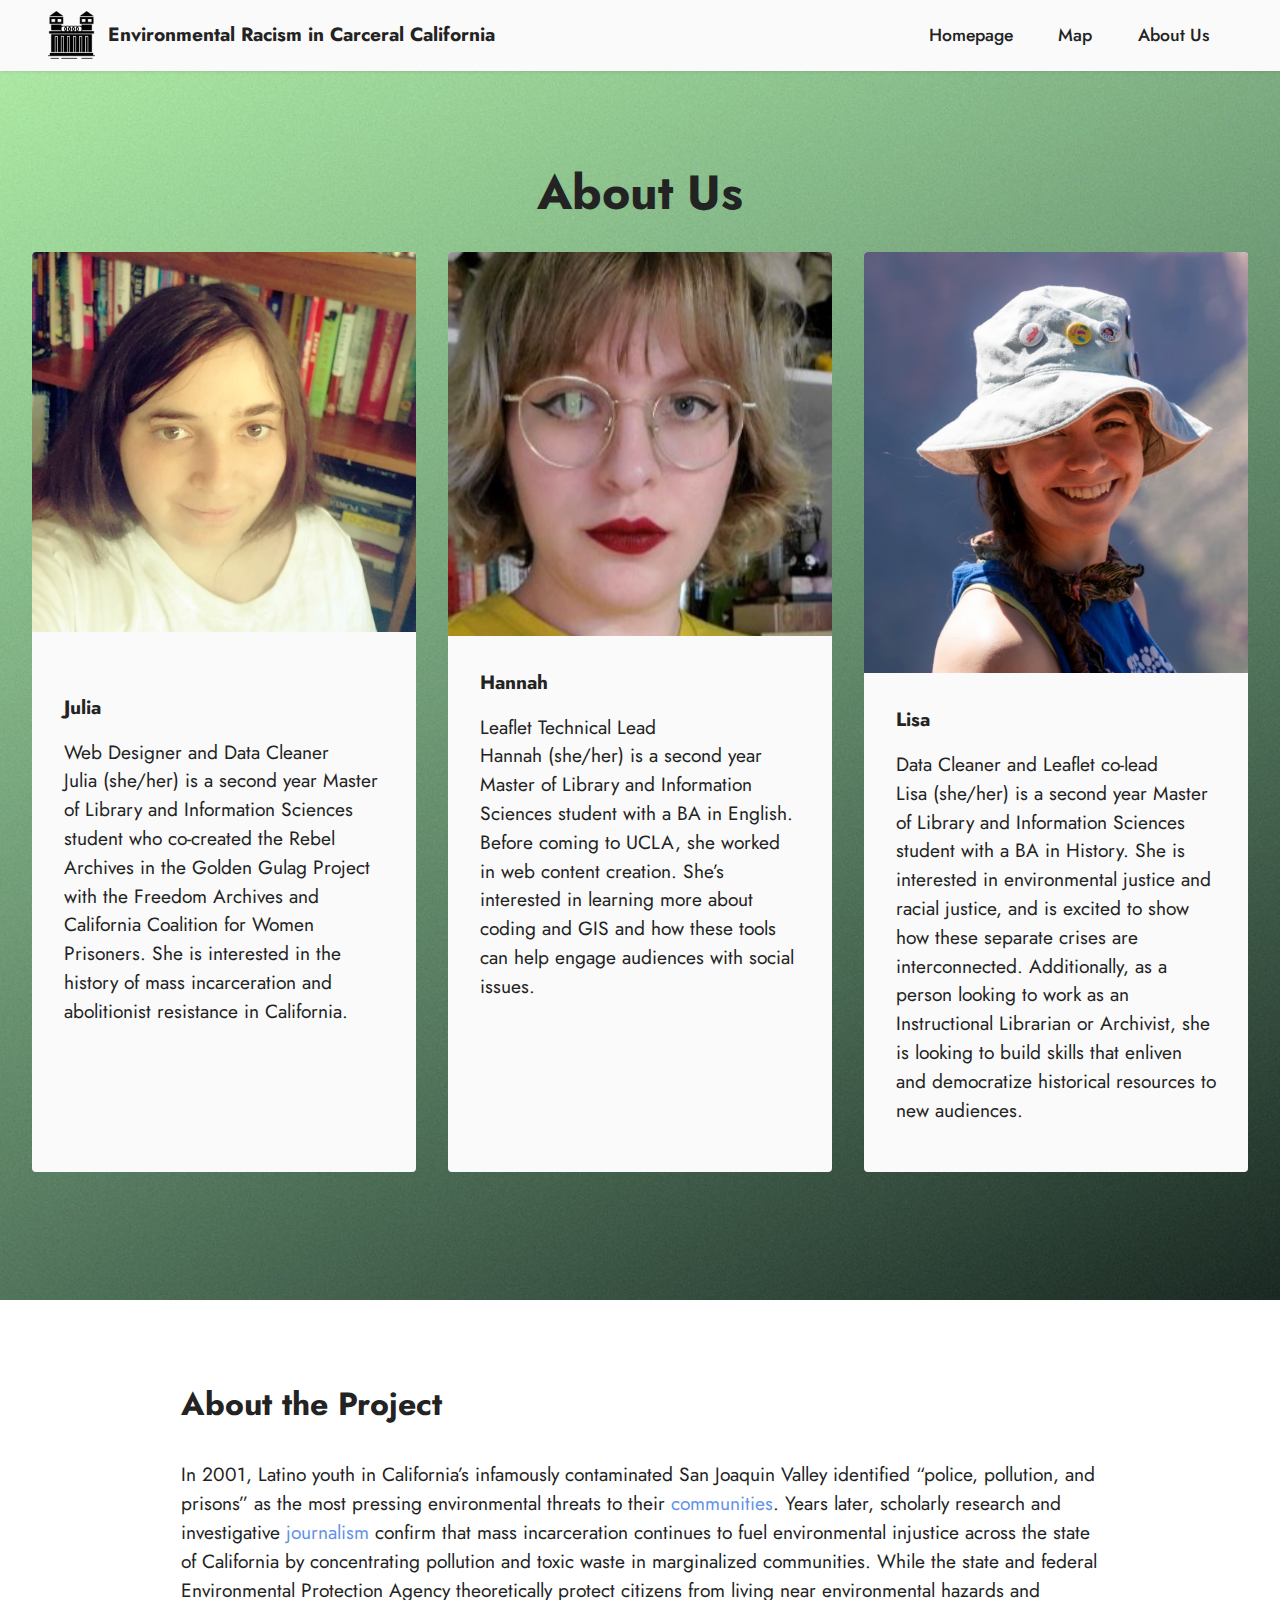
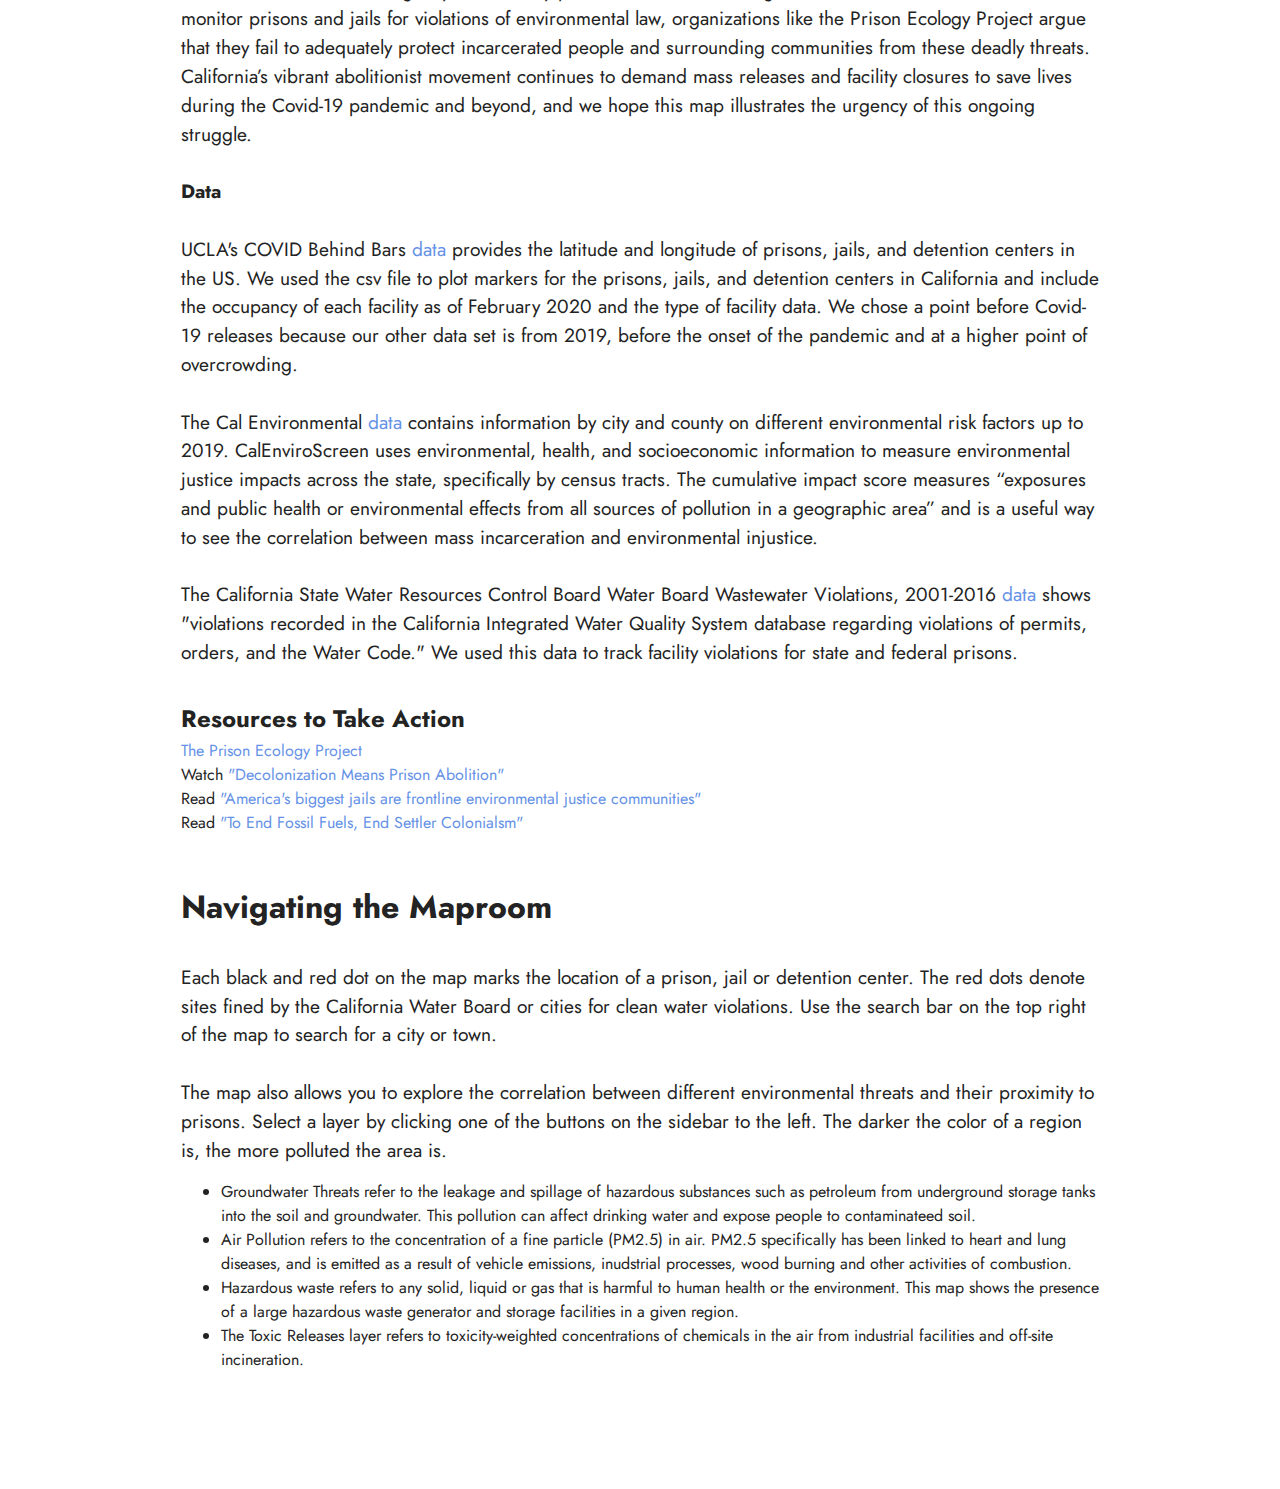
<file: page1.html>
<!DOCTYPE html>
<html  >
<head>
  
  <meta charset="UTF-8">
  <meta http-equiv="X-UA-Compatible" content="IE=edge">
  
  <meta name="viewport" content="width=device-width, initial-scale=1, minimum-scale=1">
  <link rel="shortcut icon" href="assets/images/noun-prison-3147673-1.png" type="image/x-icon">
  <meta name="description" content="">
  
  
  <title>About</title>
  <link rel="stylesheet" href="assets/tether/tether.min.css">
  <link rel="stylesheet" href="assets/bootstrap/css/bootstrap.min.css">
  <link rel="stylesheet" href="assets/bootstrap/css/bootstrap-grid.min.css">
  <link rel="stylesheet" href="assets/bootstrap/css/bootstrap-reboot.min.css">
  <link rel="stylesheet" href="assets/dropdown/css/style.css">
  <link rel="stylesheet" href="assets/socicon/css/styles.css">
  <link rel="stylesheet" href="assets/theme/css/style.css">
  <link rel="preload" as="style" href="assets/mobirise/css/mbr-additional.css"><link rel="stylesheet" href="assets/mobirise/css/mbr-additional.css" type="text/css">
  
  
  
  
</head>
<body>
  
  <section class="menu menu1 cid-svJbK73zle" once="menu" id="menu1-3">
    

    <nav class="navbar navbar-dropdown navbar-expand-lg">
        <div class="container-fluid">
            <div class="navbar-brand">
                <span class="navbar-logo">
                    
                        <img src="assets/images/noun-prison-3147674.png" alt="" style="height: 3rem;">
                    
                </span>
                <span class="navbar-caption-wrap"><a class="navbar-caption text-black display-7" href="https://mobiri.se">Environmental Racism in Carceral California</a></span>
            </div>
            <button class="navbar-toggler" type="button" data-toggle="collapse" data-target="#navbarSupportedContent" aria-controls="navbarNavAltMarkup" aria-expanded="false" aria-label="Toggle navigation">
                <div class="hamburger">
                    <span></span>
                    <span></span>
                    <span></span>
                    <span></span>
                </div>
            </button>
            <div class="collapse navbar-collapse" id="navbarSupportedContent">
                <ul class="navbar-nav nav-dropdown nav-right" data-app-modern-menu="true"><li class="nav-item"><a class="nav-link link text-black display-4" href="index.html">Homepage</a></li><li class="nav-item"><a class="nav-link link text-black text-primary display-4" href="map.html#witsec-html-block-a">Map</a></li><li class="nav-item"><a class="nav-link link text-black text-primary display-4" href="page1.html">About Us</a></li></ul>
                
                
            </div>
        </div>
    </nav>
</section>

<section class="features3 cid-svJbeomf79" id="features3-2">
    
    
    <div class="container-fluid">
        <div class="mbr-section-head">
            <h4 class="mbr-section-title mbr-fonts-style align-center mb-0 display-2">
                <strong>About Us</strong></h4>
            
        </div>
        <div class="row mt-4">
            <div class="item features-image сol-12 col-md-6 col-lg-4">
                <div class="item-wrapper">
                    <div class="item-img">
                        <img src="assets/images/114326099-f72d5c00-9ae7-11eb-9810-108288df69e2.png" alt="">
                    </div>
                    <div class="item-content">
                        <h5 class="item-title mbr-fonts-style display-7"><strong><br>Julia</strong></h5>
                        
                        <p class="mbr-text mbr-fonts-style mt-3 display-7">Web Designer and Data Cleaner<br>Julia (she/her) is a second year Master of Library and Information Sciences student who co-created the Rebel Archives in the Golden Gulag Project with the Freedom Archives and California Coalition for Women Prisoners. She is interested in the history of mass incarceration and abolitionist resistance in California.</p>
                    </div>
                    
                </div>
            </div>
            <div class="item features-image сol-12 col-md-6 col-lg-4">
                <div class="item-wrapper">
                    <div class="item-img">
                        <img src="assets/images/hannah-pic-1.jpeg" alt="">
                    </div>
                    <div class="item-content">
                        <h5 class="item-title mbr-fonts-style display-7"><strong>Hannah</strong></h5>
                        
                        <p class="mbr-text mbr-fonts-style mt-3 display-7">Leaflet Technical Lead <br>Hannah (she/her) is a second year Master of Library and Information Sciences student with a BA in English. Before coming to UCLA, she worked in web content creation. She’s interested in learning more about coding and GIS and how these tools can help engage audiences with social issues.</p>
                    </div>
                    
                </div>
            </div>
            <div class="item features-image сol-12 col-md-6 col-lg-4">
                <div class="item-wrapper">
                    <div class="item-img">
                        <img src="assets/images/lisa.jpeg" alt="">
                    </div>
                    <div class="item-content">
                        <h5 class="item-title mbr-fonts-style display-7"><strong>Lisa</strong></h5>
                        
                        <p class="mbr-text mbr-fonts-style mt-3 display-7">Data Cleaner and Leaflet co-lead <br>Lisa (she/her) is a second year Master of Library and Information Sciences student with a BA in History. She is interested in environmental justice and racial justice, and is excited to show how these separate crises are interconnected. Additionally, as a person looking to work as an Instructional Librarian or Archivist, she is looking to build skills that enliven and democratize historical resources to new audiences.<br></p>
                    </div>
                    
                </div>
            </div>
        </div>
    </div>
</section>

<section class="content5 cid-svJxAizGXG" id="content5-4">
    
    <div class="container">
        <div class="row justify-content-center">
            <div class="col-md-12 col-lg-10">
                
                <h4 class="mbr-section-subtitle mbr-fonts-style mb-4 display-5"><strong>About the Project</strong></h4>
                <p class="mbr-text mbr-fonts-style display-7">In 2001, Latino youth in California’s infamously contaminated San Joaquin Valley identified “police, pollution, and prisons” as the most pressing environmental threats to their <a href="https://www.semanticscholar.org/paper/Joining-Forces%3A-Prisons-and-Environmental-Justice-Braz-Gilmore/89fa97e4d9bf18fc39b7f42b01fda7a8fd2fb6c9?p2df" class="text-primary">communities</a>. Years later, scholarly research and investigative <a href="https://www.prisonlegalnews.org/news/2017/dec/5/california-prisons-struggle-environmental-threats-sewage-spills-contaminated-water-airborne-disease/" class="text-primary">journalism</a> confirm that mass incarceration continues to fuel environmental injustice across the state of California by concentrating pollution and toxic waste in marginalized communities. While the state and federal Environmental Protection Agency theoretically protect citizens from living near environmental hazards and monitor prisons and jails for violations of environmental law, organizations like the Prison Ecology Project argue that they fail to adequately protect incarcerated people and surrounding communities from these deadly threats. California’s vibrant abolitionist movement continues to demand mass releases and facility closures to save lives during the Covid-19 pandemic and beyond, and we hope this map illustrates the urgency of this ongoing struggle. <br><br><strong>Data&nbsp;</strong><strong><br></strong><br>UCLA's COVID Behind Bars <a href="https://docs.google.com/spreadsheets/d/1X6uJkXXS-O6eePLxw2e4JeRtM41uPZ2eRcOA_HkPVTk/edit#gid=1197647409" class="text-primary">data</a> provides the latitude and longitude of prisons, jails, and detention centers in the US. We used the csv file to plot markers for the prisons, jails, and detention centers in California and include the occupancy of each facility as of February 2020 and the type of facility data. We chose a point before Covid-19 releases because our other data set is from 2019, before the onset of the pandemic and at a higher point of overcrowding.&nbsp;<br><br>The Cal Environmental <a href="https://www.epa.gov/ejscreen/download-ejscreen-data" class="text-primary">data</a> contains information by city and county on different environmental risk factors up to 2019. CalEnviroScreen uses environmental, health, and socioeconomic information to measure environmental justice impacts across the state, specifically by census tracts. The cumulative impact score measures “exposures and public health or environmental effects from all sources of pollution in a geographic area” and is a useful way to see the correlation between mass incarceration and environmental injustice.&nbsp;<br><br>The California State Water Resources Control Board Water Board Wastewater Violations, 2001-2016 <a href="https://data.ca.gov/dataset/surface-water-water-quality-regulatory-information/resource/e397598d-6a92-4769-a135-76fa000cb5c7?inner_span=True" class="text-primary">data</a> shows<br>"violations recorded in the California Integrated Water Quality System database regarding violations of permits, orders, and the Water Code." We used this data to track facility violations for state and federal prisons.&nbsp;<br></p>
                <br><h4>
                    <strong>Resources to Take Action</strong>
                </h4>
                <a href="https://nationinside.org/campaign/prison-ecology-project/take-action/">The Prison Ecology Project</a>
                <br>Watch <a href="http://www.becausewemust.org/decolonize-pdx/">"Decolonization Means Prison Abolition"</a>
                <br>Read <a href="https://grist.org/equity/toxic-jails-environmental-justice-los-angeles-new-york-chicago/">"America's biggest jails are frontline environmental justice communities"</a>
                <br>Read <a href="https://www.yesmagazine.org/environment/2021/05/14/fossil-fuels-indigenous-revolution">"To End Fossil Fuels, End Settler Colonialsm"</a>

                <br><br><br>


                
                <h4 class="mbr-section-subtitle mbr-fonts-style mb-4 display-5"><strong>Navigating the Maproom</strong></h4>
                <p class="mbr-text mbr-fonts-style display-7">
                    Each black and red dot on the map marks the location of a prison, jail or detention center. The red dots denote sites fined by the California Water Board or cities for clean water violations. Use the search bar on the top right of the map to search for a city or town.
                    <br><br> The map also allows you to explore the correlation between different environmental threats and their proximity to prisons. Select a layer by clicking one of the buttons on the sidebar to the left. The darker the color of a region is, the more polluted the area is.
                    <ul>
                        <li>Groundwater Threats refer to the leakage and spillage of hazardous substances such as petroleum from underground storage tanks into the soil and groundwater. This pollution can affect drinking water and expose people to contaminateed soil. </li> 
                        <li>Air Pollution refers to the concentration of a fine particle (PM2.5) in air. PM2.5 specifically has been linked to heart and lung diseases, and is emitted as a result of vehicle emissions, inudstrial processes, wood burning and other activities of combustion.</li> 
                        <li>Hazardous waste refers to any solid, liquid or gas that is harmful to human health or the environment. This map shows the presence of a large hazardous waste generator and storage facilities in a given region.</li> 
                        <li>The Toxic Releases layer refers to toxicity-weighted concentrations of chemicals in the air from industrial facilities and off-site incineration.</li>
                    </ul>
                 </p>
            </div>
        </div>
    </div>
</section><section id="top-1" hidden><a href="https://mobirise.site"></a></section><script src="assets/web/assets/jquery/jquery.min.js"></script>  <script src="assets/popper/popper.min.js"></script>  <script src="assets/tether/tether.min.js"></script>  <script src="assets/bootstrap/js/bootstrap.min.js"></script>  <script src="assets/smoothscroll/smooth-scroll.js"></script>  <script src="assets/dropdown/js/nav-dropdown.js"></script>  <script src="assets/dropdown/js/navbar-dropdown.js"></script>  <script src="assets/touchswipe/jquery.touch-swipe.min.js"></script>  <script src="assets/theme/js/script.js"></script>  
  
  
</body>
</html>
</file>
<file: assets/dropdown/css/style.css>
.navbar-dropdown {
  left: 0;
  padding: 0;
  position: absolute;
  right: 0;
  top: 0;
  transition: all 0.45s ease;
  z-index: 1030;
  background: #282828; }
  .navbar-dropdown .navbar-logo {
    margin-right: 0.8rem;
    transition: margin 0.3s ease-in-out;
    vertical-align: middle; }
    .navbar-dropdown .navbar-logo img {
      height: 3.125rem;
      transition: all 0.3s ease-in-out; }
    .navbar-dropdown .navbar-logo.mbr-iconfont {
      font-size: 3.125rem;
      line-height: 3.125rem; }
  .navbar-dropdown .navbar-caption {
    font-weight: 700;
    white-space: normal;
    vertical-align: -4px;
    line-height: 3.125rem !important; }
    .navbar-dropdown .navbar-caption, .navbar-dropdown .navbar-caption:hover {
      color: inherit;
      text-decoration: none; }
  .navbar-dropdown .mbr-iconfont + .navbar-caption {
    vertical-align: -1px; }
  .navbar-dropdown.navbar-fixed-top {
    position: fixed; }
  .navbar-dropdown .navbar-brand span {
    vertical-align: -4px; }
  .navbar-dropdown.bg-color.transparent {
    background: none; }
  .navbar-dropdown.navbar-short .navbar-brand {
    padding: 0.625rem 0; }
    .navbar-dropdown.navbar-short .navbar-brand span {
      vertical-align: -1px; }
  .navbar-dropdown.navbar-short .navbar-caption {
    line-height: 2.375rem !important;
    vertical-align: -2px; }
  .navbar-dropdown.navbar-short .navbar-logo {
    margin-right: 0.5rem; }
    .navbar-dropdown.navbar-short .navbar-logo img {
      height: 2.375rem; }
    .navbar-dropdown.navbar-short .navbar-logo.mbr-iconfont {
      font-size: 2.375rem;
      line-height: 2.375rem; }
  .navbar-dropdown.navbar-short .mbr-table-cell {
    height: 3.625rem; }
  .navbar-dropdown .navbar-close {
    left: 0.6875rem;
    position: fixed;
    top: 0.75rem;
    z-index: 1000; }
  .navbar-dropdown .hamburger-icon {
    content: "";
    display: inline-block;
    vertical-align: middle;
    width: 16px;
    -webkit-box-shadow: 0 -6px 0 1px #282828,0 0 0 1px #282828,0 6px 0 1px #282828;
    -moz-box-shadow: 0 -6px 0 1px #282828,0 0 0 1px #282828,0 6px 0 1px #282828;
    box-shadow: 0 -6px 0 1px #282828,0 0 0 1px #282828,0 6px 0 1px #282828; }

.dropdown-menu .dropdown-toggle[data-toggle="dropdown-submenu"]::after {
  border-bottom: 0.35em solid transparent;
  border-left: 0.35em solid;
  border-right: 0;
  border-top: 0.35em solid transparent;
  margin-left: 0.3rem; }

.dropdown-menu .dropdown-item:focus {
  outline: 0; }

.nav-dropdown {
  font-size: 0.75rem;
  font-weight: 500;
  height: auto !important; }
  .nav-dropdown .nav-btn {
    padding-left: 1rem; }
  .nav-dropdown .link {
    margin: .667em 1.667em;
    font-weight: 500;
    padding: 0;
    transition: color .2s ease-in-out; }
    .nav-dropdown .link.dropdown-toggle {
      margin-right: 2.583em; }
      .nav-dropdown .link.dropdown-toggle::after {
        margin-left: .25rem;
        border-top: 0.35em solid;
        border-right: 0.35em solid transparent;
        border-left: 0.35em solid transparent;
        border-bottom: 0; }
      .nav-dropdown .link.dropdown-toggle[aria-expanded="true"] {
        margin: 0;
        padding: 0.667em 3.263em  0.667em 1.667em; }
  .nav-dropdown .link::after,
  .nav-dropdown .dropdown-item::after {
    color: inherit; }
  .nav-dropdown .btn {
    font-size: 0.75rem;
    font-weight: 700;
    letter-spacing: 0;
    margin-bottom: 0;
    padding-left: 1.25rem;
    padding-right: 1.25rem; }
  .nav-dropdown .dropdown-menu {
    border-radius: 0;
    border: 0;
    left: 0;
    margin: 0;
    padding-bottom: 1.25rem;
    padding-top: 1.25rem;
    position: relative; }
  .nav-dropdown .dropdown-submenu {
    margin-left: 0.125rem;
    top: 0; }
  .nav-dropdown .dropdown-item {
    font-weight: 500;
    line-height: 2;
    padding: 0.3846em 4.615em 0.3846em 1.5385em;
    position: relative;
    transition: color .2s ease-in-out, background-color .2s ease-in-out; }
    .nav-dropdown .dropdown-item::after {
      margin-top: -0.3077em;
      position: absolute;
      right: 1.1538em;
      top: 50%; }
    .nav-dropdown .dropdown-item:focus, .nav-dropdown .dropdown-item:hover {
      background: none; }

@media (max-width: 767px) {
  .nav-dropdown.navbar-toggleable-sm {
    bottom: 0;
    display: none;
    left: 0;
    overflow-x: hidden;
    position: fixed;
    top: 0;
    transform: translateX(-100%);
    -ms-transform: translateX(-100%);
    -webkit-transform: translateX(-100%);
    width: 18.75rem;
    z-index: 999; } }
.nav-dropdown.navbar-toggleable-xl {
  bottom: 0;
  display: none;
  left: 0;
  overflow-x: hidden;
  position: fixed;
  top: 0;
  transform: translateX(-100%);
  -ms-transform: translateX(-100%);
  -webkit-transform: translateX(-100%);
  width: 18.75rem;
  z-index: 999; }

.nav-dropdown-sm {
  display: block !important;
  overflow-x: hidden;
  overflow: auto;
  padding-top: 3.875rem; }
  .nav-dropdown-sm::after {
    content: "";
    display: block;
    height: 3rem;
    width: 100%; }
  .nav-dropdown-sm.collapse.in ~ .navbar-close {
    display: block !important; }
  .nav-dropdown-sm.collapsing, .nav-dropdown-sm.collapse.in {
    transform: translateX(0);
    -ms-transform: translateX(0);
    -webkit-transform: translateX(0);
    transition: all 0.25s ease-out;
    -webkit-transition: all 0.25s ease-out;
    background: #282828; }
  .nav-dropdown-sm.collapsing[aria-expanded="false"] {
    transform: translateX(-100%);
    -ms-transform: translateX(-100%);
    -webkit-transform: translateX(-100%); }
  .nav-dropdown-sm .nav-item {
    display: block;
    margin-left: 0 !important;
    padding-left: 0; }
  .nav-dropdown-sm .link,
  .nav-dropdown-sm .dropdown-item {
    border-top: 1px dotted rgba(255, 255, 255, 0.1);
    font-size: 0.8125rem;
    line-height: 1.6;
    margin: 0 !important;
    padding: 0.875rem 2.4rem 0.875rem 1.5625rem !important;
    position: relative;
    white-space: normal; }
    .nav-dropdown-sm .link:focus, .nav-dropdown-sm .link:hover,
    .nav-dropdown-sm .dropdown-item:focus,
    .nav-dropdown-sm .dropdown-item:hover {
      background: rgba(0, 0, 0, 0.2) !important;
      color: #c0a375; }
  .nav-dropdown-sm .nav-btn {
    position: relative;
    padding: 1.5625rem 1.5625rem 0 1.5625rem; }
    .nav-dropdown-sm .nav-btn::before {
      border-top: 1px dotted rgba(255, 255, 255, 0.1);
      content: "";
      left: 0;
      position: absolute;
      top: 0;
      width: 100%; }
    .nav-dropdown-sm .nav-btn + .nav-btn {
      padding-top: 0.625rem; }
      .nav-dropdown-sm .nav-btn + .nav-btn::before {
        display: none; }
  .nav-dropdown-sm .btn {
    padding: 0.625rem 0; }
  .nav-dropdown-sm .dropdown-toggle[data-toggle="dropdown-submenu"]::after {
    margin-left: .25rem;
    border-top: 0.35em solid;
    border-right: 0.35em solid transparent;
    border-left: 0.35em solid transparent;
    border-bottom: 0; }
  .nav-dropdown-sm .dropdown-toggle[data-toggle="dropdown-submenu"][aria-expanded="true"]::after {
    border-top: 0;
    border-right: 0.35em solid transparent;
    border-left: 0.35em solid transparent;
    border-bottom: 0.35em solid; }
  .nav-dropdown-sm .dropdown-menu {
    margin: 0;
    padding: 0;
    position: relative;
    top: 0;
    left: 0;
    width: 100%;
    border: 0;
    float: none;
    border-radius: 0;
    background: none; }
  .nav-dropdown-sm .dropdown-submenu {
    left: 100%;
    margin-left: 0.125rem;
    margin-top: -1.25rem;
    top: 0; }

.navbar-toggleable-sm .nav-dropdown .dropdown-menu {
  position: absolute; }

.navbar-toggleable-sm .nav-dropdown .dropdown-submenu {
  left: 100%;
  margin-left: 0.125rem;
  margin-top: -1.25rem;
  top: 0; }

.navbar-toggleable-sm.opened .nav-dropdown .dropdown-menu {
  position: relative; }

.navbar-toggleable-sm.opened .nav-dropdown .dropdown-submenu {
  left: 0;
  margin-left: 00rem;
  margin-top: 0rem;
  top: 0; }

.is-builder .nav-dropdown.collapsing {
  transition: none !important; }

/*# sourceMappingURL=style.css.map */
</file>
<file: assets/socicon/css/styles.css>
@charset "UTF-8";

@font-face {
  font-family: 'Socicon';
  src:  url('../fonts/socicon.eot');
  src:  url('../fonts/socicon.eot?#iefix') format('embedded-opentype'),
    url('../fonts/socicon.woff2') format('woff2'),
    url('../fonts/socicon.ttf') format('truetype'),
    url('../fonts/socicon.woff') format('woff'),
    url('../fonts/socicon.svg#socicon') format('svg');
  font-weight: normal;
  font-style: normal;
  font-display: swap;
}

[data-icon]:before {
  font-family: "socicon" !important;
  content: attr(data-icon);
  font-style: normal !important;
  font-weight: normal !important;
  font-variant: normal !important;
  text-transform: none !important;
  speak: none;
  line-height: 1;
  -webkit-font-smoothing: antialiased;
  -moz-osx-font-smoothing: grayscale;
}

[class^="socicon-"], [class*=" socicon-"] {
  /* use !important to prevent issues with browser extensions that change fonts */
  font-family: 'Socicon' !important;
  speak: none;
  font-style: normal;
  font-weight: normal;
  font-variant: normal;
  text-transform: none;
  line-height: 1;

  /* Better Font Rendering =========== */
  -webkit-font-smoothing: antialiased;
  -moz-osx-font-smoothing: grayscale;
}

.socicon-eitaa:before {
  content: "\e97c";
}
.socicon-soroush:before {
  content: "\e97d";
}
.socicon-bale:before {
  content: "\e97e";
}
.socicon-zazzle:before {
  content: "\e97b";
}
.socicon-society6:before {
  content: "\e97a";
}
.socicon-redbubble:before {
  content: "\e979";
}
.socicon-avvo:before {
  content: "\e978";
}
.socicon-stitcher:before {
  content: "\e977";
}
.socicon-googlehangouts:before {
  content: "\e974";
}
.socicon-dlive:before {
  content: "\e975";
}
.socicon-vsco:before {
  content: "\e976";
}
.socicon-flipboard:before {
  content: "\e973";
}
.socicon-ubuntu:before {
  content: "\e958";
}
.socicon-artstation:before {
  content: "\e959";
}
.socicon-invision:before {
  content: "\e95a";
}
.socicon-torial:before {
  content: "\e95b";
}
.socicon-collectorz:before {
  content: "\e95c";
}
.socicon-seenthis:before {
  content: "\e95d";
}
.socicon-googleplaymusic:before {
  content: "\e95e";
}
.socicon-debian:before {
  content: "\e95f";
}
.socicon-filmfreeway:before {
  content: "\e960";
}
.socicon-gnome:before {
  content: "\e961";
}
.socicon-itchio:before {
  content: "\e962";
}
.socicon-jamendo:before {
  content: "\e963";
}
.socicon-mix:before {
  content: "\e964";
}
.socicon-sharepoint:before {
  content: "\e965";
}
.socicon-tinder:before {
  content: "\e966";
}
.socicon-windguru:before {
  content: "\e967";
}
.socicon-cdbaby:before {
  content: "\e968";
}
.socicon-elementaryos:before {
  content: "\e969";
}
.socicon-stage32:before {
  content: "\e96a";
}
.socicon-tiktok:before {
  content: "\e96b";
}
.socicon-gitter:before {
  content: "\e96c";
}
.socicon-letterboxd:before {
  content: "\e96d";
}
.socicon-threema:before {
  content: "\e96e";
}
.socicon-splice:before {
  content: "\e96f";
}
.socicon-metapop:before {
  content: "\e970";
}
.socicon-naver:before {
  content: "\e971";
}
.socicon-remote:before {
  content: "\e972";
}
.socicon-internet:before {
  content: "\e957";
}
.socicon-moddb:before {
  content: "\e94b";
}
.socicon-indiedb:before {
  content: "\e94c";
}
.socicon-traxsource:before {
  content: "\e94d";
}
.socicon-gamefor:before {
  content: "\e94e";
}
.socicon-pixiv:before {
  content: "\e94f";
}
.socicon-myanimelist:before {
  content: "\e950";
}
.socicon-blackberry:before {
  content: "\e951";
}
.socicon-wickr:before {
  content: "\e952";
}
.socicon-spip:before {
  content: "\e953";
}
.socicon-napster:before {
  content: "\e954";
}
.socicon-beatport:before {
  content: "\e955";
}
.socicon-hackerone:before {
  content: "\e956";
}
.socicon-hackernews:before {
  content: "\e946";
}
.socicon-smashwords:before {
  content: "\e947";
}
.socicon-kobo:before {
  content: "\e948";
}
.socicon-bookbub:before {
  content: "\e949";
}
.socicon-mailru:before {
  content: "\e94a";
}
.socicon-gitlab:before {
  content: "\e945";
}
.socicon-instructables:before {
  content: "\e944";
}
.socicon-portfolio:before {
  content: "\e943";
}
.socicon-codered:before {
  content: "\e940";
}
.socicon-origin:before {
  content: "\e941";
}
.socicon-nextdoor:before {
  content: "\e942";
}
.socicon-udemy:before {
  content: "\e93f";
}
.socicon-livemaster:before {
  content: "\e93e";
}
.socicon-crunchbase:before {
  content: "\e93b";
}
.socicon-homefy:before {
  content: "\e93c";
}
.socicon-calendly:before {
  content: "\e93d";
}
.socicon-realtor:before {
  content: "\e90f";
}
.socicon-tidal:before {
  content: "\e910";
}
.socicon-qobuz:before {
  content: "\e911";
}
.socicon-natgeo:before {
  content: "\e912";
}
.socicon-mastodon:before {
  content: "\e913";
}
.socicon-unsplash:before {
  content: "\e914";
}
.socicon-homeadvisor:before {
  content: "\e915";
}
.socicon-angieslist:before {
  content: "\e916";
}
.socicon-codepen:before {
  content: "\e917";
}
.socicon-slack:before {
  content: "\e918";
}
.socicon-openaigym:before {
  content: "\e919";
}
.socicon-logmein:before {
  content: "\e91a";
}
.socicon-fiverr:before {
  content: "\e91b";
}
.socicon-gotomeeting:before {
  content: "\e91c";
}
.socicon-aliexpress:before {
  content: "\e91d";
}
.socicon-guru:before {
  content: "\e91e";
}
.socicon-appstore:before {
  content: "\e91f";
}
.socicon-homes:before {
  content: "\e920";
}
.socicon-zoom:before {
  content: "\e921";
}
.socicon-alibaba:before {
  content: "\e922";
}
.socicon-craigslist:before {
  content: "\e923";
}
.socicon-wix:before {
  content: "\e924";
}
.socicon-redfin:before {
  content: "\e925";
}
.socicon-googlecalendar:before {
  content: "\e926";
}
.socicon-shopify:before {
  content: "\e927";
}
.socicon-freelancer:before {
  content: "\e928";
}
.socicon-seedrs:before {
  content: "\e929";
}
.socicon-bing:before {
  content: "\e92a";
}
.socicon-doodle:before {
  content: "\e92b";
}
.socicon-bonanza:before {
  content: "\e92c";
}
.socicon-squarespace:before {
  content: "\e92d";
}
.socicon-toptal:before {
  content: "\e92e";
}
.socicon-gust:before {
  content: "\e92f";
}
.socicon-ask:before {
  content: "\e930";
}
.socicon-trulia:before {
  content: "\e931";
}
.socicon-loomly:before {
  content: "\e932";
}
.socicon-ghost:before {
  content: "\e933";
}
.socicon-upwork:before {
  content: "\e934";
}
.socicon-fundable:before {
  content: "\e935";
}
.socicon-booking:before {
  content: "\e936";
}
.socicon-googlemaps:before {
  content: "\e937";
}
.socicon-zillow:before {
  content: "\e938";
}
.socicon-niconico:before {
  content: "\e939";
}
.socicon-toneden:before {
  content: "\e93a";
}
.socicon-augment:before {
  content: "\e908";
}
.socicon-bitbucket:before {
  content: "\e909";
}
.socicon-fyuse:before {
  content: "\e90a";
}
.socicon-yt-gaming:before {
  content: "\e90b";
}
.socicon-sketchfab:before {
  content: "\e90c";
}
.socicon-mobcrush:before {
  content: "\e90d";
}
.socicon-microsoft:before {
  content: "\e90e";
}
.socicon-pandora:before {
  content: "\e907";
}
.socicon-messenger:before {
  content: "\e906";
}
.socicon-gamewisp:before {
  content: "\e905";
}
.socicon-bloglovin:before {
  content: "\e904";
}
.socicon-tunein:before {
  content: "\e903";
}
.socicon-gamejolt:before {
  content: "\e901";
}
.socicon-trello:before {
  content: "\e902";
}
.socicon-spreadshirt:before {
  content: "\e900";
}
.socicon-500px:before {
  content: "\e000";
}
.socicon-8tracks:before {
  content: "\e001";
}
.socicon-airbnb:before {
  content: "\e002";
}
.socicon-alliance:before {
  content: "\e003";
}
.socicon-amazon:before {
  content: "\e004";
}
.socicon-amplement:before {
  content: "\e005";
}
.socicon-android:before {
  content: "\e006";
}
.socicon-angellist:before {
  content: "\e007";
}
.socicon-apple:before {
  content: "\e008";
}
.socicon-appnet:before {
  content: "\e009";
}
.socicon-baidu:before {
  content: "\e00a";
}
.socicon-bandcamp:before {
  content: "\e00b";
}
.socicon-battlenet:before {
  content: "\e00c";
}
.socicon-mixer:before {
  content: "\e00d";
}
.socicon-bebee:before {
  content: "\e00e";
}
.socicon-bebo:before {
  content: "\e00f";
}
.socicon-behance:before {
  content: "\e010";
}
.socicon-blizzard:before {
  content: "\e011";
}
.socicon-blogger:before {
  content: "\e012";
}
.socicon-buffer:before {
  content: "\e013";
}
.socicon-chrome:before {
  content: "\e014";
}
.socicon-coderwall:before {
  content: "\e015";
}
.socicon-curse:before {
  content: "\e016";
}
.socicon-dailymotion:before {
  content: "\e017";
}
.socicon-deezer:before {
  content: "\e018";
}
.socicon-delicious:before {
  content: "\e019";
}
.socicon-deviantart:before {
  content: "\e01a";
}
.socicon-diablo:before {
  content: "\e01b";
}
.socicon-digg:before {
  content: "\e01c";
}
.socicon-discord:before {
  content: "\e01d";
}
.socicon-disqus:before {
  content: "\e01e";
}
.socicon-douban:before {
  content: "\e01f";
}
.socicon-draugiem:before {
  content: "\e020";
}
.socicon-dribbble:before {
  content: "\e021";
}
.socicon-drupal:before {
  content: "\e022";
}
.socicon-ebay:before {
  content: "\e023";
}
.socicon-ello:before {
  content: "\e024";
}
.socicon-endomodo:before {
  content: "\e025";
}
.socicon-envato:before {
  content: "\e026";
}
.socicon-etsy:before {
  content: "\e027";
}
.socicon-facebook:before {
  content: "\e028";
}
.socicon-feedburner:before {
  content: "\e029";
}
.socicon-filmweb:before {
  content: "\e02a";
}
.socicon-firefox:before {
  content: "\e02b";
}
.socicon-flattr:before {
  content: "\e02c";
}
.socicon-flickr:before {
  content: "\e02d";
}
.socicon-formulr:before {
  content: "\e02e";
}
.socicon-forrst:before {
  content: "\e02f";
}
.socicon-foursquare:before {
  content: "\e030";
}
.socicon-friendfeed:before {
  content: "\e031";
}
.socicon-github:before {
  content: "\e032";
}
.socicon-goodreads:before {
  content: "\e033";
}
.socicon-google:before {
  content: "\e034";
}
.socicon-googlescholar:before {
  content: "\e035";
}
.socicon-googlegroups:before {
  content: "\e036";
}
.socicon-googlephotos:before {
  content: "\e037";
}
.socicon-googleplus:before {
  content: "\e038";
}
.socicon-grooveshark:before {
  content: "\e039";
}
.socicon-hackerrank:before {
  content: "\e03a";
}
.socicon-hearthstone:before {
  content: "\e03b";
}
.socicon-hellocoton:before {
  content: "\e03c";
}
.socicon-heroes:before {
  content: "\e03d";
}
.socicon-smashcast:before {
  content: "\e03e";
}
.socicon-horde:before {
  content: "\e03f";
}
.socicon-houzz:before {
  content: "\e040";
}
.socicon-icq:before {
  content: "\e041";
}
.socicon-identica:before {
  content: "\e042";
}
.socicon-imdb:before {
  content: "\e043";
}
.socicon-instagram:before {
  content: "\e044";
}
.socicon-issuu:before {
  content: "\e045";
}
.socicon-istock:before {
  content: "\e046";
}
.socicon-itunes:before {
  content: "\e047";
}
.socicon-keybase:before {
  content: "\e048";
}
.socicon-lanyrd:before {
  content: "\e049";
}
.socicon-lastfm:before {
  content: "\e04a";
}
.socicon-line:before {
  content: "\e04b";
}
.socicon-linkedin:before {
  content: "\e04c";
}
.socicon-livejournal:before {
  content: "\e04d";
}
.socicon-lyft:before {
  content: "\e04e";
}
.socicon-macos:before {
  content: "\e04f";
}
.socicon-mail:before {
  content: "\e050";
}
.socicon-medium:before {
  content: "\e051";
}
.socicon-meetup:before {
  content: "\e052";
}
.socicon-mixcloud:before {
  content: "\e053";
}
.socicon-modelmayhem:before {
  content: "\e054";
}
.socicon-mumble:before {
  content: "\e055";
}
.socicon-myspace:before {
  content: "\e056";
}
.socicon-newsvine:before {
  content: "\e057";
}
.socicon-nintendo:before {
  content: "\e058";
}
.socicon-npm:before {
  content: "\e059";
}
.socicon-odnoklassniki:before {
  content: "\e05a";
}
.socicon-openid:before {
  content: "\e05b";
}
.socicon-opera:before {
  content: "\e05c";
}
.socicon-outlook:before {
  content: "\e05d";
}
.socicon-overwatch:before {
  content: "\e05e";
}
.socicon-patreon:before {
  content: "\e05f";
}
.socicon-paypal:before {
  content: "\e060";
}
.socicon-periscope:before {
  content: "\e061";
}
.socicon-persona:before {
  content: "\e062";
}
.socicon-pinterest:before {
  content: "\e063";
}
.socicon-play:before {
  content: "\e064";
}
.socicon-player:before {
  content: "\e065";
}
.socicon-playstation:before {
  content: "\e066";
}
.socicon-pocket:before {
  content: "\e067";
}
.socicon-qq:before {
  content: "\e068";
}
.socicon-quora:before {
  content: "\e069";
}
.socicon-raidcall:before {
  content: "\e06a";
}
.socicon-ravelry:before {
  content: "\e06b";
}
.socicon-reddit:before {
  content: "\e06c";
}
.socicon-renren:before {
  content: "\e06d";
}
.socicon-researchgate:before {
  content: "\e06e";
}
.socicon-residentadvisor:before {
  content: "\e06f";
}
.socicon-reverbnation:before {
  content: "\e070";
}
.socicon-rss:before {
  content: "\e071";
}
.socicon-sharethis:before {
  content: "\e072";
}
.socicon-skype:before {
  content: "\e073";
}
.socicon-slideshare:before {
  content: "\e074";
}
.socicon-smugmug:before {
  content: "\e075";
}
.socicon-snapchat:before {
  content: "\e076";
}
.socicon-songkick:before {
  content: "\e077";
}
.socicon-soundcloud:before {
  content: "\e078";
}
.socicon-spotify:before {
  content: "\e079";
}
.socicon-stackexchange:before {
  content: "\e07a";
}
.socicon-stackoverflow:before {
  content: "\e07b";
}
.socicon-starcraft:before {
  content: "\e07c";
}
.socicon-stayfriends:before {
  content: "\e07d";
}
.socicon-steam:before {
  content: "\e07e";
}
.socicon-storehouse:before {
  content: "\e07f";
}
.socicon-strava:before {
  content: "\e080";
}
.socicon-streamjar:before {
  content: "\e081";
}
.socicon-stumbleupon:before {
  content: "\e082";
}
.socicon-swarm:before {
  content: "\e083";
}
.socicon-teamspeak:before {
  content: "\e084";
}
.socicon-teamviewer:before {
  content: "\e085";
}
.socicon-technorati:before {
  content: "\e086";
}
.socicon-telegram:before {
  content: "\e087";
}
.socicon-tripadvisor:before {
  content: "\e088";
}
.socicon-tripit:before {
  content: "\e089";
}
.socicon-triplej:before {
  content: "\e08a";
}
.socicon-tumblr:before {
  content: "\e08b";
}
.socicon-twitch:before {
  content: "\e08c";
}
.socicon-twitter:before {
  content: "\e08d";
}
.socicon-uber:before {
  content: "\e08e";
}
.socicon-ventrilo:before {
  content: "\e08f";
}
.socicon-viadeo:before {
  content: "\e090";
}
.socicon-viber:before {
  content: "\e091";
}
.socicon-viewbug:before {
  content: "\e092";
}
.socicon-vimeo:before {
  content: "\e093";
}
.socicon-vine:before {
  content: "\e094";
}
.socicon-vkontakte:before {
  content: "\e095";
}
.socicon-warcraft:before {
  content: "\e096";
}
.socicon-wechat:before {
  content: "\e097";
}
.socicon-weibo:before {
  content: "\e098";
}
.socicon-whatsapp:before {
  content: "\e099";
}
.socicon-wikipedia:before {
  content: "\e09a";
}
.socicon-windows:before {
  content: "\e09b";
}
.socicon-wordpress:before {
  content: "\e09c";
}
.socicon-wykop:before {
  content: "\e09d";
}
.socicon-xbox:before {
  content: "\e09e";
}
.socicon-xing:before {
  content: "\e09f";
}
.socicon-yahoo:before {
  content: "\e0a0";
}
.socicon-yammer:before {
  content: "\e0a1";
}
.socicon-yandex:before {
  content: "\e0a2";
}
.socicon-yelp:before {
  content: "\e0a3";
}
.socicon-younow:before {
  content: "\e0a4";
}
.socicon-youtube:before {
  content: "\e0a5";
}
.socicon-zapier:before {
  content: "\e0a6";
}
.socicon-zerply:before {
  content: "\e0a7";
}
.socicon-zomato:before {
  content: "\e0a8";
}
.socicon-zynga:before {
  content: "\e0a9";
}
</file>
<file: assets/theme/css/style.css>
@charset "UTF-8";
section {
  background-color: #ffffff;
}

body {
  font-style: normal;
  line-height: 1.5;
  font-weight: 400;
  color: #232323;
  position: relative;
}

section,
.container,
.container-fluid {
  position: relative;
  word-wrap: break-word;
}

a.mbr-iconfont:hover {
  text-decoration: none;
}

.article .lead p,
.article .lead ul,
.article .lead ol,
.article .lead pre,
.article .lead blockquote {
  margin-bottom: 0;
}

a {
  font-style: normal;
  font-weight: 400;
  cursor: pointer;
}
a, a:hover {
  text-decoration: none;
}

.mbr-section-title {
  font-style: normal;
  line-height: 1.3;
}

.mbr-section-subtitle {
  line-height: 1.3;
}

.mbr-text {
  font-style: normal;
  line-height: 1.7;
}

h1,
h2,
h3,
h4,
h5,
h6,
.display-1,
.display-2,
.display-4,
.display-5,
.display-7,
span,
p,
a {
  line-height: 1;
  word-break: break-word;
  word-wrap: break-word;
  font-weight: 400;
}

b,
strong {
  font-weight: bold;
}

input:-webkit-autofill, input:-webkit-autofill:hover, input:-webkit-autofill:focus, input:-webkit-autofill:active {
  transition-delay: 9999s;
  -webkit-transition-property: background-color, color;
  transition-property: background-color, color;
}

textarea[type=hidden] {
  display: none;
}

section {
  background-position: 50% 50%;
  background-repeat: no-repeat;
  background-size: cover;
}
section .mbr-background-video,
section .mbr-background-video-preview {
  position: absolute;
  bottom: 0;
  left: 0;
  right: 0;
  top: 0;
}

.hidden {
  visibility: hidden;
}

.mbr-z-index20 {
  z-index: 20;
}

/*! Base colors */
.mbr-white {
  color: #ffffff;
}

.mbr-black {
  color: #111111;
}

.mbr-bg-white {
  background-color: #ffffff;
}

.mbr-bg-black {
  background-color: #000000;
}

/*! Text-aligns */
.align-left {
  text-align: left;
}

.align-center {
  text-align: center;
}

.align-right {
  text-align: right;
}

/*! Font-weight  */
.mbr-light {
  font-weight: 300;
}

.mbr-regular {
  font-weight: 400;
}

.mbr-semibold {
  font-weight: 500;
}

.mbr-bold {
  font-weight: 700;
}

/*! Media  */
.media-content {
  flex-basis: 100%;
}

.media-container-row {
  display: flex;
  flex-direction: row;
  flex-wrap: wrap;
  justify-content: center;
  align-content: center;
  align-items: start;
}
.media-container-row .media-size-item {
  width: 400px;
}

.media-container-column {
  display: flex;
  flex-direction: column;
  flex-wrap: wrap;
  justify-content: center;
  align-content: center;
  align-items: stretch;
}
.media-container-column > * {
  width: 100%;
}

@media (min-width: 992px) {
  .media-container-row {
    flex-wrap: nowrap;
  }
}
figure {
  margin-bottom: 0;
  overflow: hidden;
}

figure[mbr-media-size] {
  transition: width 0.1s;
}

img,
iframe {
  display: block;
  width: 100%;
}

.card {
  background-color: transparent;
  border: none;
}

.card-box {
  width: 100%;
}

.card-img {
  text-align: center;
  flex-shrink: 0;
  -webkit-flex-shrink: 0;
}

.media {
  max-width: 100%;
  margin: 0 auto;
}

.mbr-figure {
  align-self: center;
}

.media-container > div {
  max-width: 100%;
}

.mbr-figure img,
.card-img img {
  width: 100%;
}

@media (max-width: 991px) {
  .media-size-item {
    width: auto !important;
  }

  .media {
    width: auto;
  }

  .mbr-figure {
    width: 100% !important;
  }
}
/*! Buttons */
.mbr-section-btn {
  margin-left: -0.6rem;
  margin-right: -0.6rem;
  font-size: 0;
}

.btn {
  font-weight: 600;
  border-width: 1px;
  font-style: normal;
  margin: 0.6rem 0.6rem;
  white-space: normal;
  transition: all 0.2s ease-in-out;
  display: inline-flex;
  align-items: center;
  justify-content: center;
  word-break: break-word;
}

.btn-sm {
  font-weight: 600;
  letter-spacing: 0px;
  transition: all 0.3s ease-in-out;
}

.btn-md {
  font-weight: 600;
  letter-spacing: 0px;
  transition: all 0.3s ease-in-out;
}

.btn-lg {
  font-weight: 600;
  letter-spacing: 0px;
  transition: all 0.3s ease-in-out;
}

.btn-form {
  margin: 0;
}
.btn-form:hover {
  cursor: pointer;
}

nav .mbr-section-btn {
  margin-left: 0rem;
  margin-right: 0rem;
}

/*! Btn icon margin */
.btn .mbr-iconfont,
.btn.btn-sm .mbr-iconfont {
  order: 1;
  cursor: pointer;
  margin-left: 0.5rem;
  vertical-align: sub;
}

.btn.btn-md .mbr-iconfont,
.btn.btn-md .mbr-iconfont {
  margin-left: 0.8rem;
}

.mbr-regular {
  font-weight: 400;
}

.mbr-semibold {
  font-weight: 500;
}

.mbr-bold {
  font-weight: 700;
}

[type=submit] {
  -webkit-appearance: none;
}

/*! Full-screen */
.mbr-fullscreen .mbr-overlay {
  min-height: 100vh;
}

.mbr-fullscreen {
  display: flex;
  display: -moz-flex;
  display: -ms-flex;
  display: -o-flex;
  align-items: center;
  min-height: 100vh;
  padding-top: 3rem;
  padding-bottom: 3rem;
}

/*! Map */
.map {
  height: 25rem;
  position: relative;
}
.map iframe {
  width: 100%;
  height: 100%;
}

/*! Scroll to top arrow */
.mbr-arrow-up {
  bottom: 25px;
  right: 90px;
  position: fixed;
  text-align: right;
  z-index: 5000;
  color: #ffffff;
  font-size: 22px;
}

.mbr-arrow-up a {
  background: rgba(0, 0, 0, 0.2);
  border-radius: 50%;
  color: #fff;
  display: inline-block;
  height: 60px;
  width: 60px;
  border: 2px solid #fff;
  outline-style: none !important;
  position: relative;
  text-decoration: none;
  transition: all 0.3s ease-in-out;
  cursor: pointer;
  text-align: center;
}
.mbr-arrow-up a:hover {
  background-color: rgba(0, 0, 0, 0.4);
}
.mbr-arrow-up a i {
  line-height: 60px;
}

.mbr-arrow-up-icon {
  display: block;
  color: #fff;
}

.mbr-arrow-up-icon::before {
  content: "›";
  display: inline-block;
  font-family: serif;
  font-size: 22px;
  line-height: 1;
  font-style: normal;
  position: relative;
  top: 6px;
  left: -4px;
  transform: rotate(-90deg);
}

/*! Arrow Down */
.mbr-arrow {
  position: absolute;
  bottom: 45px;
  left: 50%;
  width: 60px;
  height: 60px;
  cursor: pointer;
  background-color: rgba(80, 80, 80, 0.5);
  border-radius: 50%;
  transform: translateX(-50%);
}
@media (max-width: 767px) {
  .mbr-arrow {
    display: none;
  }
}
.mbr-arrow > a {
  display: inline-block;
  text-decoration: none;
  outline-style: none;
  -webkit-animation: arrowdown 1.7s ease-in-out infinite;
          animation: arrowdown 1.7s ease-in-out infinite;
  color: #ffffff;
}
.mbr-arrow > a > i {
  position: absolute;
  top: -2px;
  left: 15px;
  font-size: 2rem;
}

#scrollToTop a i::before {
  content: "";
  position: absolute;
  display: block;
  border-bottom: 2.5px solid #fff;
  border-left: 2.5px solid #fff;
  width: 27.8%;
  height: 27.8%;
  left: 50%;
  top: 51%;
  transform: translateY(-30%) translateX(-50%) rotate(135deg);
}

@keyframes arrowdown {
  0% {
    transform: translateY(0px);
  }
  50% {
    transform: translateY(-5px);
  }
  100% {
    transform: translateY(0px);
  }
}
@-webkit-keyframes arrowdown {
  0% {
    transform: translateY(0px);
  }
  50% {
    transform: translateY(-5px);
  }
  100% {
    transform: translateY(0px);
  }
}
@media (max-width: 500px) {
  .mbr-arrow-up {
    left: 0;
    right: 0;
    text-align: center;
  }
}
/*Gradients animation*/
@keyframes gradient-animation {
  from {
    background-position: 0% 100%;
    -webkit-animation-timing-function: ease-in-out;
            animation-timing-function: ease-in-out;
  }
  to {
    background-position: 100% 0%;
    -webkit-animation-timing-function: ease-in-out;
            animation-timing-function: ease-in-out;
  }
}
@-webkit-keyframes gradient-animation {
  from {
    background-position: 0% 100%;
    -webkit-animation-timing-function: ease-in-out;
            animation-timing-function: ease-in-out;
  }
  to {
    background-position: 100% 0%;
    -webkit-animation-timing-function: ease-in-out;
            animation-timing-function: ease-in-out;
  }
}
.bg-gradient {
  background-size: 200% 200%;
  animation: gradient-animation 5s infinite alternate;
  -webkit-animation: gradient-animation 5s infinite alternate;
}

.menu .navbar-brand {
  display: -webkit-flex;
}
.menu .navbar-brand span {
  display: flex;
  display: -webkit-flex;
}
.menu .navbar-brand .navbar-caption-wrap {
  display: -webkit-flex;
}
.menu .navbar-brand .navbar-logo img {
  display: -webkit-flex;
  width: auto;
}
@media (min-width: 768px) and (max-width: 991px) {
  .menu .navbar-toggleable-sm .navbar-nav {
    display: -ms-flexbox;
  }
}
@media (max-width: 991px) {
  .menu .navbar-collapse {
    max-height: 93.5vh;
  }
  .menu .navbar-collapse.show {
    overflow: auto;
  }
}
@media (min-width: 992px) {
  .menu .navbar-nav.nav-dropdown {
    display: -webkit-flex;
  }
  .menu .navbar-toggleable-sm .navbar-collapse {
    display: -webkit-flex !important;
  }
  .menu .collapsed .navbar-collapse {
    max-height: 93.5vh;
  }
  .menu .collapsed .navbar-collapse.show {
    overflow: auto;
  }
}
@media (max-width: 767px) {
  .menu .navbar-collapse {
    max-height: 80vh;
  }
}

.nav-link .mbr-iconfont {
  margin-right: 0.5rem;
}

.navbar {
  display: -webkit-flex;
  -webkit-flex-wrap: wrap;
  -webkit-align-items: center;
  -webkit-justify-content: space-between;
}

.navbar-collapse {
  -webkit-flex-basis: 100%;
  -webkit-flex-grow: 1;
  -webkit-align-items: center;
}

.nav-dropdown .link {
  padding: 0.667em 1.667em !important;
  margin: 0 !important;
}

.nav {
  display: -webkit-flex;
  -webkit-flex-wrap: wrap;
}

.row {
  display: -webkit-flex;
  -webkit-flex-wrap: wrap;
}

.justify-content-center {
  -webkit-justify-content: center;
}

.form-inline {
  display: -webkit-flex;
}

.card-wrapper {
  -webkit-flex: 1;
}

.carousel-control {
  z-index: 10;
  display: -webkit-flex;
}

.carousel-controls {
  display: -webkit-flex;
}

.media {
  display: -webkit-flex;
}

.form-group:focus {
  outline: none;
}

.jq-selectbox__select {
  padding: 7px 0;
  position: relative;
}

.jq-selectbox__dropdown {
  overflow: hidden;
  border-radius: 10px;
  position: absolute;
  top: 100%;
  left: 0 !important;
  width: 100% !important;
}

.jq-selectbox__trigger-arrow {
  right: 0;
  transform: translateY(-50%);
}

.jq-selectbox li {
  padding: 1.07em 0.5em;
}

input[type=range] {
  padding-left: 0 !important;
  padding-right: 0 !important;
}

.modal-dialog,
.modal-content {
  height: 100%;
}

.modal-dialog .carousel-inner {
  height: calc(100vh - 1.75rem);
}
@media (max-width: 575px) {
  .modal-dialog .carousel-inner {
    height: calc(100vh - 1rem);
  }
}

.carousel-item {
  text-align: center;
}

.carousel-item img {
  margin: auto;
}

.navbar-toggler {
  align-self: flex-start;
  padding: 0.25rem 0.75rem;
  font-size: 1.25rem;
  line-height: 1;
  background: transparent;
  border: 1px solid transparent;
  border-radius: 0.25rem;
}

.navbar-toggler:focus,
.navbar-toggler:hover {
  text-decoration: none;
}

.navbar-toggler-icon {
  display: inline-block;
  width: 1.5em;
  height: 1.5em;
  vertical-align: middle;
  content: "";
  background: no-repeat center center;
  background-size: 100% 100%;
}

.navbar-toggler-left {
  position: absolute;
  left: 1rem;
}

.navbar-toggler-right {
  position: absolute;
  right: 1rem;
}

.card-img {
  width: auto;
}

.menu .navbar.collapsed:not(.beta-menu) {
  flex-direction: column;
}

.carousel-item.active,
.carousel-item-next,
.carousel-item-prev {
  display: flex;
}

.note-air-layout .dropup .dropdown-menu,
.note-air-layout .navbar-fixed-bottom .dropdown .dropdown-menu {
  bottom: initial !important;
}

html,
body {
  height: auto;
  min-height: 100vh;
}

.dropup .dropdown-toggle::after {
  display: none;
}

.form-asterisk {
  font-family: initial;
  position: absolute;
  top: -2px;
  font-weight: normal;
}

.form-control-label {
  position: relative;
  cursor: pointer;
  margin-bottom: 0.357em;
  padding: 0;
}

.alert {
  color: #ffffff;
  border-radius: 0;
  border: 0;
  font-size: 1.1rem;
  line-height: 1.5;
  margin-bottom: 1.875rem;
  padding: 1.25rem;
  position: relative;
  text-align: center;
}
.alert.alert-form::after {
  background-color: inherit;
  bottom: -7px;
  content: "";
  display: block;
  height: 14px;
  left: 50%;
  margin-left: -7px;
  position: absolute;
  transform: rotate(45deg);
  width: 14px;
}

.form-control {
  background-color: #ffffff;
  background-clip: border-box;
  color: #232323;
  line-height: 1rem !important;
  height: auto;
  padding: 0.6rem 1.2rem;
  transition: border-color 0.25s ease 0s;
  border: 1px solid transparent !important;
  border-radius: 4px;
  box-shadow: rgba(0, 0, 0, 0.07) 0px 1px 1px 0px, rgba(0, 0, 0, 0.07) 0px 1px 3px 0px, rgba(0, 0, 0, 0.03) 0px 0px 0px 1px;
}
.form-active .form-control:invalid {
  border-color: red;
}

form .row {
  margin-left: -0.6rem;
  margin-right: -0.6rem;
}
form .row [class*=col] {
  padding-left: 0.6rem;
  padding-right: 0.6rem;
}

form .mbr-section-btn {
  margin: 0;
  padding-left: 0.6rem;
  padding-right: 0.6rem;
}

form .btn {
  display: flex;
  padding: 0.6rem 1.2rem;
  margin: 0;
}

form .form-check-input {
  margin-top: 0.5;
}

textarea.form-control {
  line-height: 1.5rem !important;
}

.form-group {
  margin-bottom: 1.2rem;
}

.form-control,
form .btn {
  min-height: 48px;
}

.gdpr-block label span.textGDPR input[name=gdpr] {
  top: 7px;
}

.form-control:focus {
  box-shadow: none;
}

:focus {
  outline: none;
}

.mbr-overlay {
  background-color: #000;
  bottom: 0;
  left: 0;
  opacity: 0.5;
  position: absolute;
  right: 0;
  top: 0;
  z-index: 0;
  pointer-events: none;
}

blockquote {
  font-style: italic;
  padding: 3rem;
  font-size: 1.09rem;
  position: relative;
  border-left: 3px solid;
}

ul,
ol,
pre,
blockquote {
  margin-bottom: 2.3125rem;
}

.mt-4 {
  margin-top: 2rem !important;
}

.mb-4 {
  margin-bottom: 2rem !important;
}

@media (min-width: 992px) {
  .container {
    padding-left: 16px;
    padding-right: 16px;
  }

  .row {
    margin-left: -16px;
    margin-right: -16px;
  }
  .row > [class*=col] {
    padding-left: 16px;
    padding-right: 16px;
  }
}
@media (min-width: 768px) {
  .container-fluid {
    padding-left: 32px;
    padding-right: 32px;
  }
}
@media (min-width: 768px) and (max-width: 991px) {
  .mbr-container {
    padding-left: 32px;
    padding-right: 32px;
  }
}
@media (max-width: 767px) {
  .mbr-container {
    padding-left: 16px;
    padding-right: 16px;
  }
}
.card-wrapper,
.item-wrapper {
  overflow: hidden;
}

.app-video-wrapper > img {
  opacity: 1;
}.engine {
	position: absolute;
	text-indent: -2400px;
	text-align: center;
	padding: 0;
	top: 0;
	left: -2400px;
}
</file>
<file: assets/mobirise/css/mbr-additional.css>
@import url(https://fonts.googleapis.com/css?family=Jost:100,200,300,400,500,600,700,800,900,100i,200i,300i,400i,500i,600i,700i,800i,900i&display=swap);





body {
  font-family: Jost;
}
.display-1 {
  font-family: 'Jost', sans-serif;
  font-size: 4.6rem;
  line-height: 1.1;
}
.display-1 > .mbr-iconfont {
  font-size: 5.75rem;
}
.display-2 {
  font-family: 'Jost', sans-serif;
  font-size: 3rem;
  line-height: 1.1;
}
.display-2 > .mbr-iconfont {
  font-size: 3.75rem;
}
.display-4 {
  font-family: 'Jost', sans-serif;
  font-size: 1.1rem;
  line-height: 1.5;
}
.display-4 > .mbr-iconfont {
  font-size: 1.375rem;
}
.display-5 {
  font-family: 'Jost', sans-serif;
  font-size: 2rem;
  line-height: 1.5;
}
.display-5 > .mbr-iconfont {
  font-size: 2.5rem;
}
.display-7 {
  font-family: 'Jost', sans-serif;
  font-size: 1.2rem;
  line-height: 1.5;
}
.display-7 > .mbr-iconfont {
  font-size: 1.5rem;
}
/* ---- Fluid typography for mobile devices ---- */
/* 1.4 - font scale ratio ( bootstrap == 1.42857 ) */
/* 100vw - current viewport width */
/* (48 - 20)  48 == 48rem == 768px, 20 == 20rem == 320px(minimal supported viewport) */
/* 0.65 - min scale variable, may vary */
@media (max-width: 992px) {
  .display-1 {
    font-size: 3.68rem;
  }
}
@media (max-width: 768px) {
  .display-1 {
    font-size: 3.22rem;
    font-size: calc( 2.26rem + (4.6 - 2.26) * ((100vw - 20rem) / (48 - 20)));
    line-height: calc( 1.1 * (2.26rem + (4.6 - 2.26) * ((100vw - 20rem) / (48 - 20))));
  }
  .display-2 {
    font-size: 2.4rem;
    font-size: calc( 1.7rem + (3 - 1.7) * ((100vw - 20rem) / (48 - 20)));
    line-height: calc( 1.3 * (1.7rem + (3 - 1.7) * ((100vw - 20rem) / (48 - 20))));
  }
  .display-4 {
    font-size: 0.88rem;
    font-size: calc( 1.0350000000000001rem + (1.1 - 1.0350000000000001) * ((100vw - 20rem) / (48 - 20)));
    line-height: calc( 1.4 * (1.0350000000000001rem + (1.1 - 1.0350000000000001) * ((100vw - 20rem) / (48 - 20))));
  }
  .display-5 {
    font-size: 1.6rem;
    font-size: calc( 1.35rem + (2 - 1.35) * ((100vw - 20rem) / (48 - 20)));
    line-height: calc( 1.4 * (1.35rem + (2 - 1.35) * ((100vw - 20rem) / (48 - 20))));
  }
  .display-7 {
    font-size: 0.96rem;
    font-size: calc( 1.07rem + (1.2 - 1.07) * ((100vw - 20rem) / (48 - 20)));
    line-height: calc( 1.4 * (1.07rem + (1.2 - 1.07) * ((100vw - 20rem) / (48 - 20))));
  }
}
/* Buttons */
.btn {
  padding: 0.6rem 1.2rem;
  border-radius: 4px;
}
.btn-sm {
  padding: 0.6rem 1.2rem;
  border-radius: 4px;
}
.btn-md {
  padding: 0.6rem 1.2rem;
  border-radius: 4px;
}
.btn-lg {
  padding: 1rem 2.6rem;
  border-radius: 4px;
}
.bg-primary {
  background-color: #6592e6 !important;
}
.bg-success {
  background-color: #40b0bf !important;
}
.bg-info {
  background-color: #47b5ed !important;
}
.bg-warning {
  background-color: #ffe161 !important;
}
.bg-danger {
  background-color: #ff9966 !important;
}
.btn-primary,
.btn-primary:active {
  background-color: #6592e6 !important;
  border-color: #6592e6 !important;
  color: #ffffff !important;
  box-shadow: 0 2px 2px 0 rgba(0, 0, 0, 0.2);
}
.btn-primary:hover,
.btn-primary:focus,
.btn-primary.focus,
.btn-primary.active {
  color: #ffffff !important;
  background-color: #2260d2 !important;
  border-color: #2260d2 !important;
  box-shadow: 0 2px 5px 0 rgba(0, 0, 0, 0.2);
}
.btn-primary.disabled,
.btn-primary:disabled {
  color: #ffffff !important;
  background-color: #2260d2 !important;
  border-color: #2260d2 !important;
}
.btn-secondary,
.btn-secondary:active {
  background-color: #ff6666 !important;
  border-color: #ff6666 !important;
  color: #ffffff !important;
  box-shadow: 0 2px 2px 0 rgba(0, 0, 0, 0.2);
}
.btn-secondary:hover,
.btn-secondary:focus,
.btn-secondary.focus,
.btn-secondary.active {
  color: #ffffff !important;
  background-color: #ff0f0f !important;
  border-color: #ff0f0f !important;
  box-shadow: 0 2px 5px 0 rgba(0, 0, 0, 0.2);
}
.btn-secondary.disabled,
.btn-secondary:disabled {
  color: #ffffff !important;
  background-color: #ff0f0f !important;
  border-color: #ff0f0f !important;
}
.btn-info,
.btn-info:active {
  background-color: #47b5ed !important;
  border-color: #47b5ed !important;
  color: #ffffff !important;
  box-shadow: 0 2px 2px 0 rgba(0, 0, 0, 0.2);
}
.btn-info:hover,
.btn-info:focus,
.btn-info.focus,
.btn-info.active {
  color: #ffffff !important;
  background-color: #148cca !important;
  border-color: #148cca !important;
  box-shadow: 0 2px 5px 0 rgba(0, 0, 0, 0.2);
}
.btn-info.disabled,
.btn-info:disabled {
  color: #ffffff !important;
  background-color: #148cca !important;
  border-color: #148cca !important;
}
.btn-success,
.btn-success:active {
  background-color: #40b0bf !important;
  border-color: #40b0bf !important;
  color: #ffffff !important;
  box-shadow: 0 2px 2px 0 rgba(0, 0, 0, 0.2);
}
.btn-success:hover,
.btn-success:focus,
.btn-success.focus,
.btn-success.active {
  color: #ffffff !important;
  background-color: #2a747e !important;
  border-color: #2a747e !important;
  box-shadow: 0 2px 5px 0 rgba(0, 0, 0, 0.2);
}
.btn-success.disabled,
.btn-success:disabled {
  color: #ffffff !important;
  background-color: #2a747e !important;
  border-color: #2a747e !important;
}
.btn-warning,
.btn-warning:active {
  background-color: #ffe161 !important;
  border-color: #ffe161 !important;
  color: #614f00 !important;
  box-shadow: 0 2px 2px 0 rgba(0, 0, 0, 0.2);
}
.btn-warning:hover,
.btn-warning:focus,
.btn-warning.focus,
.btn-warning.active {
  color: #0a0800 !important;
  background-color: #ffd10a !important;
  border-color: #ffd10a !important;
  box-shadow: 0 2px 5px 0 rgba(0, 0, 0, 0.2);
}
.btn-warning.disabled,
.btn-warning:disabled {
  color: #614f00 !important;
  background-color: #ffd10a !important;
  border-color: #ffd10a !important;
}
.btn-danger,
.btn-danger:active {
  background-color: #ff9966 !important;
  border-color: #ff9966 !important;
  color: #ffffff !important;
  box-shadow: 0 2px 2px 0 rgba(0, 0, 0, 0.2);
}
.btn-danger:hover,
.btn-danger:focus,
.btn-danger.focus,
.btn-danger.active {
  color: #ffffff !important;
  background-color: #ff5f0f !important;
  border-color: #ff5f0f !important;
  box-shadow: 0 2px 5px 0 rgba(0, 0, 0, 0.2);
}
.btn-danger.disabled,
.btn-danger:disabled {
  color: #ffffff !important;
  background-color: #ff5f0f !important;
  border-color: #ff5f0f !important;
}
.btn-white,
.btn-white:active {
  background-color: #fafafa !important;
  border-color: #fafafa !important;
  color: #7a7a7a !important;
  box-shadow: 0 2px 2px 0 rgba(0, 0, 0, 0.2);
}
.btn-white:hover,
.btn-white:focus,
.btn-white.focus,
.btn-white.active {
  color: #4f4f4f !important;
  background-color: #cfcfcf !important;
  border-color: #cfcfcf !important;
  box-shadow: 0 2px 5px 0 rgba(0, 0, 0, 0.2);
}
.btn-white.disabled,
.btn-white:disabled {
  color: #7a7a7a !important;
  background-color: #cfcfcf !important;
  border-color: #cfcfcf !important;
}
.btn-black,
.btn-black:active {
  background-color: #232323 !important;
  border-color: #232323 !important;
  color: #ffffff !important;
  box-shadow: 0 2px 2px 0 rgba(0, 0, 0, 0.2);
}
.btn-black:hover,
.btn-black:focus,
.btn-black.focus,
.btn-black.active {
  color: #ffffff !important;
  background-color: #000000 !important;
  border-color: #000000 !important;
  box-shadow: 0 2px 5px 0 rgba(0, 0, 0, 0.2);
}
.btn-black.disabled,
.btn-black:disabled {
  color: #ffffff !important;
  background-color: #000000 !important;
  border-color: #000000 !important;
}
.btn-primary-outline,
.btn-primary-outline:active {
  background-color: transparent !important;
  border-color: transparent;
  color: #6592e6;
}
.btn-primary-outline:hover,
.btn-primary-outline:focus,
.btn-primary-outline.focus,
.btn-primary-outline.active {
  color: #2260d2 !important;
  background-color: transparent!important;
  border-color: transparent!important;
  box-shadow: none!important;
}
.btn-primary-outline.disabled,
.btn-primary-outline:disabled {
  color: #ffffff !important;
  background-color: #6592e6 !important;
  border-color: #6592e6 !important;
}
.btn-secondary-outline,
.btn-secondary-outline:active {
  background-color: transparent !important;
  border-color: transparent;
  color: #ff6666;
}
.btn-secondary-outline:hover,
.btn-secondary-outline:focus,
.btn-secondary-outline.focus,
.btn-secondary-outline.active {
  color: #ff0f0f !important;
  background-color: transparent!important;
  border-color: transparent!important;
  box-shadow: none!important;
}
.btn-secondary-outline.disabled,
.btn-secondary-outline:disabled {
  color: #ffffff !important;
  background-color: #ff6666 !important;
  border-color: #ff6666 !important;
}
.btn-info-outline,
.btn-info-outline:active {
  background-color: transparent !important;
  border-color: transparent;
  color: #47b5ed;
}
.btn-info-outline:hover,
.btn-info-outline:focus,
.btn-info-outline.focus,
.btn-info-outline.active {
  color: #148cca !important;
  background-color: transparent!important;
  border-color: transparent!important;
  box-shadow: none!important;
}
.btn-info-outline.disabled,
.btn-info-outline:disabled {
  color: #ffffff !important;
  background-color: #47b5ed !important;
  border-color: #47b5ed !important;
}
.btn-success-outline,
.btn-success-outline:active {
  background-color: transparent !important;
  border-color: transparent;
  color: #40b0bf;
}
.btn-success-outline:hover,
.btn-success-outline:focus,
.btn-success-outline.focus,
.btn-success-outline.active {
  color: #2a747e !important;
  background-color: transparent!important;
  border-color: transparent!important;
  box-shadow: none!important;
}
.btn-success-outline.disabled,
.btn-success-outline:disabled {
  color: #ffffff !important;
  background-color: #40b0bf !important;
  border-color: #40b0bf !important;
}
.btn-warning-outline,
.btn-warning-outline:active {
  background-color: transparent !important;
  border-color: transparent;
  color: #ffe161;
}
.btn-warning-outline:hover,
.btn-warning-outline:focus,
.btn-warning-outline.focus,
.btn-warning-outline.active {
  color: #ffd10a !important;
  background-color: transparent!important;
  border-color: transparent!important;
  box-shadow: none!important;
}
.btn-warning-outline.disabled,
.btn-warning-outline:disabled {
  color: #614f00 !important;
  background-color: #ffe161 !important;
  border-color: #ffe161 !important;
}
.btn-danger-outline,
.btn-danger-outline:active {
  background-color: transparent !important;
  border-color: transparent;
  color: #ff9966;
}
.btn-danger-outline:hover,
.btn-danger-outline:focus,
.btn-danger-outline.focus,
.btn-danger-outline.active {
  color: #ff5f0f !important;
  background-color: transparent!important;
  border-color: transparent!important;
  box-shadow: none!important;
}
.btn-danger-outline.disabled,
.btn-danger-outline:disabled {
  color: #ffffff !important;
  background-color: #ff9966 !important;
  border-color: #ff9966 !important;
}
.btn-black-outline,
.btn-black-outline:active {
  background-color: transparent !important;
  border-color: transparent;
  color: #232323;
}
.btn-black-outline:hover,
.btn-black-outline:focus,
.btn-black-outline.focus,
.btn-black-outline.active {
  color: #000000 !important;
  background-color: transparent!important;
  border-color: transparent!important;
  box-shadow: none!important;
}
.btn-black-outline.disabled,
.btn-black-outline:disabled {
  color: #ffffff !important;
  background-color: #232323 !important;
  border-color: #232323 !important;
}
.btn-white-outline,
.btn-white-outline:active {
  background-color: transparent !important;
  border-color: transparent;
  color: #fafafa;
}
.btn-white-outline:hover,
.btn-white-outline:focus,
.btn-white-outline.focus,
.btn-white-outline.active {
  color: #cfcfcf !important;
  background-color: transparent!important;
  border-color: transparent!important;
  box-shadow: none!important;
}
.btn-white-outline.disabled,
.btn-white-outline:disabled {
  color: #7a7a7a !important;
  background-color: #fafafa !important;
  border-color: #fafafa !important;
}
.text-primary {
  color: #6592e6 !important;
}
.text-secondary {
  color: #ff6666 !important;
}
.text-success {
  color: #40b0bf !important;
}
.text-info {
  color: #47b5ed !important;
}
.text-warning {
  color: #ffe161 !important;
}
.text-danger {
  color: #ff9966 !important;
}
.text-white {
  color: #fafafa !important;
}
.text-black {
  color: #232323 !important;
}
a.text-primary:hover,
a.text-primary:focus,
a.text-primary.active {
  color: #205ac5 !important;
}
a.text-secondary:hover,
a.text-secondary:focus,
a.text-secondary.active {
  color: #ff0000 !important;
}
a.text-success:hover,
a.text-success:focus,
a.text-success.active {
  color: #266a73 !important;
}
a.text-info:hover,
a.text-info:focus,
a.text-info.active {
  color: #1283bc !important;
}
a.text-warning:hover,
a.text-warning:focus,
a.text-warning.active {
  color: #facb00 !important;
}
a.text-danger:hover,
a.text-danger:focus,
a.text-danger.active {
  color: #ff5500 !important;
}
a.text-white:hover,
a.text-white:focus,
a.text-white.active {
  color: #c7c7c7 !important;
}
a.text-black:hover,
a.text-black:focus,
a.text-black.active {
  color: #000000 !important;
}
a[class*="text-"]:not(.nav-link):not(.dropdown-item):not([role]):not(.navbar-caption) {
  position: relative;
  background-image: transparent;
  background-size: 10000px 2px;
  background-repeat: no-repeat;
  background-position: 0px 1.2em;
  background-position: -10000px 1.2em;
}
a[class*="text-"]:not(.nav-link):not(.dropdown-item):not([role]):not(.navbar-caption):hover {
  transition: background-position 2s ease-in-out;
  background-image: linear-gradient(currentColor 50%, currentColor 50%);
  background-position: 0px 1.2em;
}
.nav-tabs .nav-link.active {
  color: #6592e6;
}
.nav-tabs .nav-link:not(.active) {
  color: #232323;
}
.alert-success {
  background-color: #70c770;
}
.alert-info {
  background-color: #47b5ed;
}
.alert-warning {
  background-color: #ffe161;
}
.alert-danger {
  background-color: #ff9966;
}
.mbr-gallery-filter li.active .btn {
  background-color: #6592e6;
  border-color: #6592e6;
  color: #ffffff;
}
.mbr-gallery-filter li.active .btn:focus {
  box-shadow: none;
}
a,
a:hover {
  color: #6592e6;
}
.mbr-plan-header.bg-primary .mbr-plan-subtitle,
.mbr-plan-header.bg-primary .mbr-plan-price-desc {
  color: #ffffff;
}
.mbr-plan-header.bg-success .mbr-plan-subtitle,
.mbr-plan-header.bg-success .mbr-plan-price-desc {
  color: #a0d8df;
}
.mbr-plan-header.bg-info .mbr-plan-subtitle,
.mbr-plan-header.bg-info .mbr-plan-price-desc {
  color: #ffffff;
}
.mbr-plan-header.bg-warning .mbr-plan-subtitle,
.mbr-plan-header.bg-warning .mbr-plan-price-desc {
  color: #ffffff;
}
.mbr-plan-header.bg-danger .mbr-plan-subtitle,
.mbr-plan-header.bg-danger .mbr-plan-price-desc {
  color: #ffffff;
}
/* Scroll to top button*/
.scrollToTop_wraper {
  display: none;
}
.form-control {
  font-family: 'Jost', sans-serif;
  font-size: 1.1rem;
  line-height: 1.5;
  font-weight: 400;
}
.form-control > .mbr-iconfont {
  font-size: 1.375rem;
}
.form-control:hover,
.form-control:focus {
  box-shadow: rgba(0, 0, 0, 0.07) 0px 1px 1px 0px, rgba(0, 0, 0, 0.07) 0px 1px 3px 0px, rgba(0, 0, 0, 0.03) 0px 0px 0px 1px;
  border-color: #6592e6 !important;
}
.form-control:-webkit-input-placeholder {
  font-family: 'Jost', sans-serif;
  font-size: 1.1rem;
  line-height: 1.5;
  font-weight: 400;
}
.form-control:-webkit-input-placeholder > .mbr-iconfont {
  font-size: 1.375rem;
}
blockquote {
  border-color: #6592e6;
}
/* Forms */
.jq-selectbox li:hover,
.jq-selectbox li.selected {
  background-color: #6592e6;
  color: #ffffff;
}
.jq-number__spin {
  transition: 0.25s ease;
}
.jq-number__spin:hover {
  border-color: #6592e6;
}
.jq-selectbox .jq-selectbox__trigger-arrow,
.jq-number__spin.minus:after,
.jq-number__spin.plus:after {
  transition: 0.4s;
  border-top-color: #353535;
  border-bottom-color: #353535;
}
.jq-selectbox:hover .jq-selectbox__trigger-arrow,
.jq-number__spin.minus:hover:after,
.jq-number__spin.plus:hover:after {
  border-top-color: #6592e6;
  border-bottom-color: #6592e6;
}
.xdsoft_datetimepicker .xdsoft_calendar td.xdsoft_default,
.xdsoft_datetimepicker .xdsoft_calendar td.xdsoft_current,
.xdsoft_datetimepicker .xdsoft_timepicker .xdsoft_time_box > div > div.xdsoft_current {
  color: #ffffff !important;
  background-color: #6592e6 !important;
  box-shadow: none !important;
}
.xdsoft_datetimepicker .xdsoft_calendar td:hover,
.xdsoft_datetimepicker .xdsoft_timepicker .xdsoft_time_box > div > div:hover {
  color: #000000 !important;
  background: #ff6666 !important;
  box-shadow: none !important;
}
.lazy-bg {
  background-image: none !important;
}
.lazy-placeholder:not(section),
.lazy-none {
  display: block;
  position: relative;
  padding-bottom: 56.25%;
  width: 100%;
  height: auto;
}
iframe.lazy-placeholder,
.lazy-placeholder:after {
  content: '';
  position: absolute;
  width: 200px;
  height: 200px;
  background: transparent no-repeat center;
  background-size: contain;
  top: 50%;
  left: 50%;
  transform: translateX(-50%) translateY(-50%);
  background-image: url("data:image/svg+xml;charset=UTF-8,%3csvg width='32' height='32' viewBox='0 0 64 64' xmlns='http://www.w3.org/2000/svg' stroke='%236592e6' %3e%3cg fill='none' fill-rule='evenodd'%3e%3cg transform='translate(16 16)' stroke-width='2'%3e%3ccircle stroke-opacity='.5' cx='16' cy='16' r='16'/%3e%3cpath d='M32 16c0-9.94-8.06-16-16-16'%3e%3canimateTransform attributeName='transform' type='rotate' from='0 16 16' to='360 16 16' dur='1s' repeatCount='indefinite'/%3e%3c/path%3e%3c/g%3e%3c/g%3e%3c/svg%3e");
}
section.lazy-placeholder:after {
  opacity: 0.5;
}
body {
  overflow-x: hidden;
}
a {
  transition: color 0.6s;
}
.cid-svJbK73zle .navbar-dropdown {
  position: relative !important;
}
.cid-svJbK73zle .dropdown-item:before {
  font-family: Moririse2 !important;
  content: "\e966";
  display: inline-block;
  width: 0;
  position: absolute;
  left: 1rem;
  top: 0.5rem;
  margin-right: 0.5rem;
  line-height: 1;
  font-size: inherit;
  vertical-align: middle;
  text-align: center;
  overflow: hidden;
  transform: scale(0, 1);
  transition: all 0.25s ease-in-out;
}
.cid-svJbK73zle .dropdown-menu {
  padding: 0;
  border-radius: 4px;
  box-shadow: 0 1px 3px 0 rgba(0, 0, 0, 0.1);
}
.cid-svJbK73zle .dropdown-item {
  border-bottom: 1px solid #e6e6e6;
}
.cid-svJbK73zle .dropdown-item:hover,
.cid-svJbK73zle .dropdown-item:focus {
  background: #6592e6 !important;
  color: white !important;
}
.cid-svJbK73zle .dropdown-item:first-child {
  border-top-left-radius: 4px;
  border-top-right-radius: 4px;
}
.cid-svJbK73zle .dropdown-item:last-child {
  border-bottom: none;
  border-bottom-left-radius: 4px;
  border-bottom-right-radius: 4px;
}
.cid-svJbK73zle .nav-dropdown .link {
  padding: 0 0.3em !important;
  margin: 0.667em 1em !important;
}
.cid-svJbK73zle .nav-dropdown .link.dropdown-toggle::after {
  margin-left: 0.5rem;
  margin-top: 0.2rem;
}
.cid-svJbK73zle .nav-link {
  position: relative;
}
.cid-svJbK73zle .container {
  display: flex;
  margin: auto;
}
.cid-svJbK73zle .iconfont-wrapper {
  color: #000000 !important;
  font-size: 1.5rem;
  padding-right: 0.5rem;
}
.cid-svJbK73zle .dropdown-menu,
.cid-svJbK73zle .navbar.opened {
  background: #fafafa !important;
}
.cid-svJbK73zle .nav-item:focus,
.cid-svJbK73zle .nav-link:focus {
  outline: none;
}
.cid-svJbK73zle .dropdown .dropdown-menu .dropdown-item {
  width: auto;
  transition: all 0.25s ease-in-out;
}
.cid-svJbK73zle .dropdown .dropdown-menu .dropdown-item::after {
  right: 0.5rem;
}
.cid-svJbK73zle .dropdown .dropdown-menu .dropdown-item .mbr-iconfont {
  margin-right: 0.5rem;
  vertical-align: sub;
}
.cid-svJbK73zle .dropdown .dropdown-menu .dropdown-item .mbr-iconfont:before {
  display: inline-block;
  transform: scale(1, 1);
  transition: all 0.25s ease-in-out;
}
.cid-svJbK73zle .collapsed .dropdown-menu .dropdown-item:before {
  display: none;
}
.cid-svJbK73zle .collapsed .dropdown .dropdown-menu .dropdown-item {
  padding: 0.235em 1.5em 0.235em 1.5em !important;
  transition: none;
  margin: 0 !important;
}
.cid-svJbK73zle .navbar {
  min-height: 70px;
  transition: all 0.3s;
  border-bottom: 1px solid transparent;
  box-shadow: 0 1px 3px 0 rgba(0, 0, 0, 0.1);
  background: #fafafa;
}
.cid-svJbK73zle .navbar.opened {
  transition: all 0.3s;
}
.cid-svJbK73zle .navbar .dropdown-item {
  padding: 0.5rem 1.8rem;
}
.cid-svJbK73zle .navbar .navbar-logo img {
  width: auto;
}
.cid-svJbK73zle .navbar .navbar-collapse {
  justify-content: flex-end;
  z-index: 1;
}
.cid-svJbK73zle .navbar.collapsed {
  justify-content: center;
}
.cid-svJbK73zle .navbar.collapsed .nav-item .nav-link::before {
  display: none;
}
.cid-svJbK73zle .navbar.collapsed.opened .dropdown-menu {
  top: 0;
}
@media (min-width: 992px) {
  .cid-svJbK73zle .navbar.collapsed.opened:not(.navbar-short) .navbar-collapse {
    max-height: calc(98.5vh - 3rem);
  }
}
.cid-svJbK73zle .navbar.collapsed .dropdown-menu .dropdown-submenu {
  left: 0 !important;
}
.cid-svJbK73zle .navbar.collapsed .dropdown-menu .dropdown-item:after {
  right: auto;
}
.cid-svJbK73zle .navbar.collapsed .dropdown-menu .dropdown-toggle[data-toggle="dropdown-submenu"]:after {
  margin-left: 0.5rem;
  margin-top: 0.2rem;
  border-top: 0.35em solid;
  border-right: 0.35em solid transparent;
  border-left: 0.35em solid transparent;
  border-bottom: 0;
  top: 41%;
}
.cid-svJbK73zle .navbar.collapsed ul.navbar-nav li {
  margin: auto;
}
.cid-svJbK73zle .navbar.collapsed .dropdown-menu .dropdown-item {
  padding: 0.25rem 1.5rem;
  text-align: center;
}
.cid-svJbK73zle .navbar.collapsed .icons-menu {
  padding-left: 0;
  padding-right: 0;
  padding-top: 0.5rem;
  padding-bottom: 0.5rem;
}
@media (max-width: 991px) {
  .cid-svJbK73zle .navbar .nav-item .nav-link::before {
    display: none;
  }
  .cid-svJbK73zle .navbar.opened .dropdown-menu {
    top: 0;
  }
  .cid-svJbK73zle .navbar .dropdown-menu .dropdown-submenu {
    left: 0 !important;
  }
  .cid-svJbK73zle .navbar .dropdown-menu .dropdown-item:after {
    right: auto;
  }
  .cid-svJbK73zle .navbar .dropdown-menu .dropdown-toggle[data-toggle="dropdown-submenu"]:after {
    margin-left: 0.5rem;
    margin-top: 0.2rem;
    border-top: 0.35em solid;
    border-right: 0.35em solid transparent;
    border-left: 0.35em solid transparent;
    border-bottom: 0;
    top: 40%;
  }
  .cid-svJbK73zle .navbar .navbar-logo img {
    height: 3rem !important;
  }
  .cid-svJbK73zle .navbar ul.navbar-nav li {
    margin: auto;
  }
  .cid-svJbK73zle .navbar .dropdown-menu .dropdown-item {
    padding: 0.25rem 1.5rem !important;
    text-align: center;
  }
  .cid-svJbK73zle .navbar .navbar-brand {
    flex-shrink: initial;
    flex-basis: auto;
    word-break: break-word;
    padding-right: 2rem;
  }
  .cid-svJbK73zle .navbar .navbar-toggler {
    flex-basis: auto;
  }
  .cid-svJbK73zle .navbar .icons-menu {
    padding-left: 0;
    padding-top: 0.5rem;
    padding-bottom: 0.5rem;
  }
}
.cid-svJbK73zle .navbar.navbar-short {
  min-height: 60px;
}
.cid-svJbK73zle .navbar.navbar-short .navbar-logo img {
  height: 2.5rem !important;
}
.cid-svJbK73zle .navbar.navbar-short .navbar-brand {
  min-height: 60px;
  padding: 0;
}
.cid-svJbK73zle .navbar-brand {
  min-height: 70px;
  flex-shrink: 0;
  align-items: center;
  margin-right: 0;
  padding: 10px 0;
  transition: all 0.3s;
  word-break: break-word;
  z-index: 1;
}
.cid-svJbK73zle .navbar-brand .navbar-caption {
  line-height: inherit !important;
}
.cid-svJbK73zle .navbar-brand .navbar-logo a {
  outline: none;
}
.cid-svJbK73zle .dropdown-item.active,
.cid-svJbK73zle .dropdown-item:active {
  background-color: transparent;
}
.cid-svJbK73zle .navbar-expand-lg .navbar-nav .nav-link {
  padding: 0;
}
.cid-svJbK73zle .nav-dropdown .link.dropdown-toggle {
  margin-right: 1.667em;
}
.cid-svJbK73zle .nav-dropdown .link.dropdown-toggle[aria-expanded="true"] {
  margin-right: 0;
  padding: 0.667em 1.667em;
}
.cid-svJbK73zle .navbar.navbar-expand-lg .dropdown .dropdown-menu {
  background: #fafafa;
}
.cid-svJbK73zle .navbar.navbar-expand-lg .dropdown .dropdown-menu .dropdown-submenu {
  margin: 0;
  left: 100%;
}
.cid-svJbK73zle .navbar .dropdown.open > .dropdown-menu {
  display: block;
}
.cid-svJbK73zle ul.navbar-nav {
  flex-wrap: wrap;
}
.cid-svJbK73zle .navbar-buttons {
  text-align: center;
  min-width: 170px;
}
.cid-svJbK73zle button.navbar-toggler {
  outline: none;
  width: 31px;
  height: 20px;
  cursor: pointer;
  transition: all 0.2s;
  position: relative;
  align-self: center;
}
.cid-svJbK73zle button.navbar-toggler .hamburger span {
  position: absolute;
  right: 0;
  width: 30px;
  height: 2px;
  border-right: 5px;
  background-color: #000000;
}
.cid-svJbK73zle button.navbar-toggler .hamburger span:nth-child(1) {
  top: 0;
  transition: all 0.2s;
}
.cid-svJbK73zle button.navbar-toggler .hamburger span:nth-child(2) {
  top: 8px;
  transition: all 0.15s;
}
.cid-svJbK73zle button.navbar-toggler .hamburger span:nth-child(3) {
  top: 8px;
  transition: all 0.15s;
}
.cid-svJbK73zle button.navbar-toggler .hamburger span:nth-child(4) {
  top: 16px;
  transition: all 0.2s;
}
.cid-svJbK73zle nav.opened .hamburger span:nth-child(1) {
  top: 8px;
  width: 0;
  opacity: 0;
  right: 50%;
  transition: all 0.2s;
}
.cid-svJbK73zle nav.opened .hamburger span:nth-child(2) {
  transform: rotate(45deg);
  transition: all 0.25s;
}
.cid-svJbK73zle nav.opened .hamburger span:nth-child(3) {
  transform: rotate(-45deg);
  transition: all 0.25s;
}
.cid-svJbK73zle nav.opened .hamburger span:nth-child(4) {
  top: 8px;
  width: 0;
  opacity: 0;
  right: 50%;
  transition: all 0.2s;
}
.cid-svJbK73zle .navbar-dropdown {
  padding: 0 1rem;
}
.cid-svJbK73zle a.nav-link {
  display: flex;
  align-items: center;
  justify-content: center;
}
.cid-svJbK73zle .icons-menu {
  flex-wrap: nowrap;
  display: flex;
  justify-content: center;
  padding-left: 1rem;
  padding-right: 1rem;
  padding-top: 0.3rem;
  text-align: center;
}
@media screen and (-ms-high-contrast: active), (-ms-high-contrast: none) {
  .cid-svJbK73zle .navbar {
    height: 70px;
  }
  .cid-svJbK73zle .navbar.opened {
    height: auto;
  }
  .cid-svJbK73zle .nav-item .nav-link:hover::before {
    width: 175%;
    max-width: calc(100% + 2rem);
    left: -1rem;
  }
}
.cid-szpzMGPeZJ {
  background-image: url("../../../assets/images/abandon-punishmen-by-roger-peet-april-2020-courtesy-of-justseeds-artists-cooperative-5.png");
}
.cid-szpzMGPeZJ .mbr-section-title {
  color: #000000;
}
.cid-szpzMGPeZJ .mbr-text,
.cid-szpzMGPeZJ .mbr-section-btn {
  color: #242930;
}
.cid-svJbeomf79 {
  padding-top: 6rem;
  padding-bottom: 6rem;
  background-image: url("../../../assets/images/mbr-3.jpg");
}
.cid-svJbeomf79 img,
.cid-svJbeomf79 .item-img {
  width: 100%;
}
.cid-svJbeomf79 .item:focus,
.cid-svJbeomf79 span:focus {
  outline: none;
}
.cid-svJbeomf79 .item {
  cursor: pointer;
  margin-bottom: 2rem;
}
.cid-svJbeomf79 .item-wrapper {
  position: relative;
  border-radius: 4px;
  background: #fafafa;
  height: 100%;
  display: flex;
  flex-flow: column nowrap;
}
@media (min-width: 992px) {
  .cid-svJbeomf79 .item-wrapper .item-content {
    padding: 2rem;
  }
}
@media (max-width: 991px) {
  .cid-svJbeomf79 .item-wrapper .item-content {
    padding: 1rem;
  }
}
.cid-svJbeomf79 .mbr-section-btn {
  margin-top: auto !important;
}
.cid-svJbeomf79 .mbr-section-title {
  color: #232323;
}
.cid-svJbeomf79 .mbr-text,
.cid-svJbeomf79 .mbr-section-btn {
  text-align: left;
}
.cid-svJbeomf79 .item-title {
  text-align: left;
}
.cid-svJbeomf79 .item-subtitle {
  text-align: left;
}
.cid-svJbK73zle .navbar-dropdown {
  position: relative !important;
}
.cid-svJbK73zle .dropdown-item:before {
  font-family: Moririse2 !important;
  content: "\e966";
  display: inline-block;
  width: 0;
  position: absolute;
  left: 1rem;
  top: 0.5rem;
  margin-right: 0.5rem;
  line-height: 1;
  font-size: inherit;
  vertical-align: middle;
  text-align: center;
  overflow: hidden;
  transform: scale(0, 1);
  transition: all 0.25s ease-in-out;
}
.cid-svJbK73zle .dropdown-menu {
  padding: 0;
  border-radius: 4px;
  box-shadow: 0 1px 3px 0 rgba(0, 0, 0, 0.1);
}
.cid-svJbK73zle .dropdown-item {
  border-bottom: 1px solid #e6e6e6;
}
.cid-svJbK73zle .dropdown-item:hover,
.cid-svJbK73zle .dropdown-item:focus {
  background: #6592e6 !important;
  color: white !important;
}
.cid-svJbK73zle .dropdown-item:first-child {
  border-top-left-radius: 4px;
  border-top-right-radius: 4px;
}
.cid-svJbK73zle .dropdown-item:last-child {
  border-bottom: none;
  border-bottom-left-radius: 4px;
  border-bottom-right-radius: 4px;
}
.cid-svJbK73zle .nav-dropdown .link {
  padding: 0 0.3em !important;
  margin: 0.667em 1em !important;
}
.cid-svJbK73zle .nav-dropdown .link.dropdown-toggle::after {
  margin-left: 0.5rem;
  margin-top: 0.2rem;
}
.cid-svJbK73zle .nav-link {
  position: relative;
}
.cid-svJbK73zle .container {
  display: flex;
  margin: auto;
}
.cid-svJbK73zle .iconfont-wrapper {
  color: #000000 !important;
  font-size: 1.5rem;
  padding-right: 0.5rem;
}
.cid-svJbK73zle .dropdown-menu,
.cid-svJbK73zle .navbar.opened {
  background: #fafafa !important;
}
.cid-svJbK73zle .nav-item:focus,
.cid-svJbK73zle .nav-link:focus {
  outline: none;
}
.cid-svJbK73zle .dropdown .dropdown-menu .dropdown-item {
  width: auto;
  transition: all 0.25s ease-in-out;
}
.cid-svJbK73zle .dropdown .dropdown-menu .dropdown-item::after {
  right: 0.5rem;
}
.cid-svJbK73zle .dropdown .dropdown-menu .dropdown-item .mbr-iconfont {
  margin-right: 0.5rem;
  vertical-align: sub;
}
.cid-svJbK73zle .dropdown .dropdown-menu .dropdown-item .mbr-iconfont:before {
  display: inline-block;
  transform: scale(1, 1);
  transition: all 0.25s ease-in-out;
}
.cid-svJbK73zle .collapsed .dropdown-menu .dropdown-item:before {
  display: none;
}
.cid-svJbK73zle .collapsed .dropdown .dropdown-menu .dropdown-item {
  padding: 0.235em 1.5em 0.235em 1.5em !important;
  transition: none;
  margin: 0 !important;
}
.cid-svJbK73zle .navbar {
  min-height: 70px;
  transition: all 0.3s;
  border-bottom: 1px solid transparent;
  box-shadow: 0 1px 3px 0 rgba(0, 0, 0, 0.1);
  background: #fafafa;
}
.cid-svJbK73zle .navbar.opened {
  transition: all 0.3s;
}
.cid-svJbK73zle .navbar .dropdown-item {
  padding: 0.5rem 1.8rem;
}
.cid-svJbK73zle .navbar .navbar-logo img {
  width: auto;
}
.cid-svJbK73zle .navbar .navbar-collapse {
  justify-content: flex-end;
  z-index: 1;
}
.cid-svJbK73zle .navbar.collapsed {
  justify-content: center;
}
.cid-svJbK73zle .navbar.collapsed .nav-item .nav-link::before {
  display: none;
}
.cid-svJbK73zle .navbar.collapsed.opened .dropdown-menu {
  top: 0;
}
@media (min-width: 992px) {
  .cid-svJbK73zle .navbar.collapsed.opened:not(.navbar-short) .navbar-collapse {
    max-height: calc(98.5vh - 3rem);
  }
}
.cid-svJbK73zle .navbar.collapsed .dropdown-menu .dropdown-submenu {
  left: 0 !important;
}
.cid-svJbK73zle .navbar.collapsed .dropdown-menu .dropdown-item:after {
  right: auto;
}
.cid-svJbK73zle .navbar.collapsed .dropdown-menu .dropdown-toggle[data-toggle="dropdown-submenu"]:after {
  margin-left: 0.5rem;
  margin-top: 0.2rem;
  border-top: 0.35em solid;
  border-right: 0.35em solid transparent;
  border-left: 0.35em solid transparent;
  border-bottom: 0;
  top: 41%;
}
.cid-svJbK73zle .navbar.collapsed ul.navbar-nav li {
  margin: auto;
}
.cid-svJbK73zle .navbar.collapsed .dropdown-menu .dropdown-item {
  padding: 0.25rem 1.5rem;
  text-align: center;
}
.cid-svJbK73zle .navbar.collapsed .icons-menu {
  padding-left: 0;
  padding-right: 0;
  padding-top: 0.5rem;
  padding-bottom: 0.5rem;
}
@media (max-width: 991px) {
  .cid-svJbK73zle .navbar .nav-item .nav-link::before {
    display: none;
  }
  .cid-svJbK73zle .navbar.opened .dropdown-menu {
    top: 0;
  }
  .cid-svJbK73zle .navbar .dropdown-menu .dropdown-submenu {
    left: 0 !important;
  }
  .cid-svJbK73zle .navbar .dropdown-menu .dropdown-item:after {
    right: auto;
  }
  .cid-svJbK73zle .navbar .dropdown-menu .dropdown-toggle[data-toggle="dropdown-submenu"]:after {
    margin-left: 0.5rem;
    margin-top: 0.2rem;
    border-top: 0.35em solid;
    border-right: 0.35em solid transparent;
    border-left: 0.35em solid transparent;
    border-bottom: 0;
    top: 40%;
  }
  .cid-svJbK73zle .navbar .navbar-logo img {
    height: 3rem !important;
  }
  .cid-svJbK73zle .navbar ul.navbar-nav li {
    margin: auto;
  }
  .cid-svJbK73zle .navbar .dropdown-menu .dropdown-item {
    padding: 0.25rem 1.5rem !important;
    text-align: center;
  }
  .cid-svJbK73zle .navbar .navbar-brand {
    flex-shrink: initial;
    flex-basis: auto;
    word-break: break-word;
    padding-right: 2rem;
  }
  .cid-svJbK73zle .navbar .navbar-toggler {
    flex-basis: auto;
  }
  .cid-svJbK73zle .navbar .icons-menu {
    padding-left: 0;
    padding-top: 0.5rem;
    padding-bottom: 0.5rem;
  }
}
.cid-svJbK73zle .navbar.navbar-short {
  min-height: 60px;
}
.cid-svJbK73zle .navbar.navbar-short .navbar-logo img {
  height: 2.5rem !important;
}
.cid-svJbK73zle .navbar.navbar-short .navbar-brand {
  min-height: 60px;
  padding: 0;
}
.cid-svJbK73zle .navbar-brand {
  min-height: 70px;
  flex-shrink: 0;
  align-items: center;
  margin-right: 0;
  padding: 10px 0;
  transition: all 0.3s;
  word-break: break-word;
  z-index: 1;
}
.cid-svJbK73zle .navbar-brand .navbar-caption {
  line-height: inherit !important;
}
.cid-svJbK73zle .navbar-brand .navbar-logo a {
  outline: none;
}
.cid-svJbK73zle .dropdown-item.active,
.cid-svJbK73zle .dropdown-item:active {
  background-color: transparent;
}
.cid-svJbK73zle .navbar-expand-lg .navbar-nav .nav-link {
  padding: 0;
}
.cid-svJbK73zle .nav-dropdown .link.dropdown-toggle {
  margin-right: 1.667em;
}
.cid-svJbK73zle .nav-dropdown .link.dropdown-toggle[aria-expanded="true"] {
  margin-right: 0;
  padding: 0.667em 1.667em;
}
.cid-svJbK73zle .navbar.navbar-expand-lg .dropdown .dropdown-menu {
  background: #fafafa;
}
.cid-svJbK73zle .navbar.navbar-expand-lg .dropdown .dropdown-menu .dropdown-submenu {
  margin: 0;
  left: 100%;
}
.cid-svJbK73zle .navbar .dropdown.open > .dropdown-menu {
  display: block;
}
.cid-svJbK73zle ul.navbar-nav {
  flex-wrap: wrap;
}
.cid-svJbK73zle .navbar-buttons {
  text-align: center;
  min-width: 170px;
}
.cid-svJbK73zle button.navbar-toggler {
  outline: none;
  width: 31px;
  height: 20px;
  cursor: pointer;
  transition: all 0.2s;
  position: relative;
  align-self: center;
}
.cid-svJbK73zle button.navbar-toggler .hamburger span {
  position: absolute;
  right: 0;
  width: 30px;
  height: 2px;
  border-right: 5px;
  background-color: #000000;
}
.cid-svJbK73zle button.navbar-toggler .hamburger span:nth-child(1) {
  top: 0;
  transition: all 0.2s;
}
.cid-svJbK73zle button.navbar-toggler .hamburger span:nth-child(2) {
  top: 8px;
  transition: all 0.15s;
}
.cid-svJbK73zle button.navbar-toggler .hamburger span:nth-child(3) {
  top: 8px;
  transition: all 0.15s;
}
.cid-svJbK73zle button.navbar-toggler .hamburger span:nth-child(4) {
  top: 16px;
  transition: all 0.2s;
}
.cid-svJbK73zle nav.opened .hamburger span:nth-child(1) {
  top: 8px;
  width: 0;
  opacity: 0;
  right: 50%;
  transition: all 0.2s;
}
.cid-svJbK73zle nav.opened .hamburger span:nth-child(2) {
  transform: rotate(45deg);
  transition: all 0.25s;
}
.cid-svJbK73zle nav.opened .hamburger span:nth-child(3) {
  transform: rotate(-45deg);
  transition: all 0.25s;
}
.cid-svJbK73zle nav.opened .hamburger span:nth-child(4) {
  top: 8px;
  width: 0;
  opacity: 0;
  right: 50%;
  transition: all 0.2s;
}
.cid-svJbK73zle .navbar-dropdown {
  padding: 0 1rem;
}
.cid-svJbK73zle a.nav-link {
  display: flex;
  align-items: center;
  justify-content: center;
}
.cid-svJbK73zle .icons-menu {
  flex-wrap: nowrap;
  display: flex;
  justify-content: center;
  padding-left: 1rem;
  padding-right: 1rem;
  padding-top: 0.3rem;
  text-align: center;
}
@media screen and (-ms-high-contrast: active), (-ms-high-contrast: none) {
  .cid-svJbK73zle .navbar {
    height: 70px;
  }
  .cid-svJbK73zle .navbar.opened {
    height: auto;
  }
  .cid-svJbK73zle .nav-item .nav-link:hover::before {
    width: 175%;
    max-width: calc(100% + 2rem);
    left: -1rem;
  }
}
.cid-svJxAizGXG {
  padding-top: 5rem;
  padding-bottom: 5rem;
  background-color: #ffffff;
}
.cid-svJbK73zle .navbar-dropdown {
  position: relative !important;
}
.cid-svJbK73zle .dropdown-item:before {
  font-family: Moririse2 !important;
  content: "\e966";
  display: inline-block;
  width: 0;
  position: absolute;
  left: 1rem;
  top: 0.5rem;
  margin-right: 0.5rem;
  line-height: 1;
  font-size: inherit;
  vertical-align: middle;
  text-align: center;
  overflow: hidden;
  transform: scale(0, 1);
  transition: all 0.25s ease-in-out;
}
.cid-svJbK73zle .dropdown-menu {
  padding: 0;
  border-radius: 4px;
  box-shadow: 0 1px 3px 0 rgba(0, 0, 0, 0.1);
}
.cid-svJbK73zle .dropdown-item {
  border-bottom: 1px solid #e6e6e6;
}
.cid-svJbK73zle .dropdown-item:hover,
.cid-svJbK73zle .dropdown-item:focus {
  background: #6592e6 !important;
  color: white !important;
}
.cid-svJbK73zle .dropdown-item:first-child {
  border-top-left-radius: 4px;
  border-top-right-radius: 4px;
}
.cid-svJbK73zle .dropdown-item:last-child {
  border-bottom: none;
  border-bottom-left-radius: 4px;
  border-bottom-right-radius: 4px;
}
.cid-svJbK73zle .nav-dropdown .link {
  padding: 0 0.3em !important;
  margin: 0.667em 1em !important;
}
.cid-svJbK73zle .nav-dropdown .link.dropdown-toggle::after {
  margin-left: 0.5rem;
  margin-top: 0.2rem;
}
.cid-svJbK73zle .nav-link {
  position: relative;
}
.cid-svJbK73zle .container {
  display: flex;
  margin: auto;
}
.cid-svJbK73zle .iconfont-wrapper {
  color: #000000 !important;
  font-size: 1.5rem;
  padding-right: 0.5rem;
}
.cid-svJbK73zle .dropdown-menu,
.cid-svJbK73zle .navbar.opened {
  background: #fafafa !important;
}
.cid-svJbK73zle .nav-item:focus,
.cid-svJbK73zle .nav-link:focus {
  outline: none;
}
.cid-svJbK73zle .dropdown .dropdown-menu .dropdown-item {
  width: auto;
  transition: all 0.25s ease-in-out;
}
.cid-svJbK73zle .dropdown .dropdown-menu .dropdown-item::after {
  right: 0.5rem;
}
.cid-svJbK73zle .dropdown .dropdown-menu .dropdown-item .mbr-iconfont {
  margin-right: 0.5rem;
  vertical-align: sub;
}
.cid-svJbK73zle .dropdown .dropdown-menu .dropdown-item .mbr-iconfont:before {
  display: inline-block;
  transform: scale(1, 1);
  transition: all 0.25s ease-in-out;
}
.cid-svJbK73zle .collapsed .dropdown-menu .dropdown-item:before {
  display: none;
}
.cid-svJbK73zle .collapsed .dropdown .dropdown-menu .dropdown-item {
  padding: 0.235em 1.5em 0.235em 1.5em !important;
  transition: none;
  margin: 0 !important;
}
.cid-svJbK73zle .navbar {
  min-height: 70px;
  transition: all 0.3s;
  border-bottom: 1px solid transparent;
  box-shadow: 0 1px 3px 0 rgba(0, 0, 0, 0.1);
  background: #fafafa;
}
.cid-svJbK73zle .navbar.opened {
  transition: all 0.3s;
}
.cid-svJbK73zle .navbar .dropdown-item {
  padding: 0.5rem 1.8rem;
}
.cid-svJbK73zle .navbar .navbar-logo img {
  width: auto;
}
.cid-svJbK73zle .navbar .navbar-collapse {
  justify-content: flex-end;
  z-index: 1;
}
.cid-svJbK73zle .navbar.collapsed {
  justify-content: center;
}
.cid-svJbK73zle .navbar.collapsed .nav-item .nav-link::before {
  display: none;
}
.cid-svJbK73zle .navbar.collapsed.opened .dropdown-menu {
  top: 0;
}
@media (min-width: 992px) {
  .cid-svJbK73zle .navbar.collapsed.opened:not(.navbar-short) .navbar-collapse {
    max-height: calc(98.5vh - 3rem);
  }
}
.cid-svJbK73zle .navbar.collapsed .dropdown-menu .dropdown-submenu {
  left: 0 !important;
}
.cid-svJbK73zle .navbar.collapsed .dropdown-menu .dropdown-item:after {
  right: auto;
}
.cid-svJbK73zle .navbar.collapsed .dropdown-menu .dropdown-toggle[data-toggle="dropdown-submenu"]:after {
  margin-left: 0.5rem;
  margin-top: 0.2rem;
  border-top: 0.35em solid;
  border-right: 0.35em solid transparent;
  border-left: 0.35em solid transparent;
  border-bottom: 0;
  top: 41%;
}
.cid-svJbK73zle .navbar.collapsed ul.navbar-nav li {
  margin: auto;
}
.cid-svJbK73zle .navbar.collapsed .dropdown-menu .dropdown-item {
  padding: 0.25rem 1.5rem;
  text-align: center;
}
.cid-svJbK73zle .navbar.collapsed .icons-menu {
  padding-left: 0;
  padding-right: 0;
  padding-top: 0.5rem;
  padding-bottom: 0.5rem;
}
@media (max-width: 991px) {
  .cid-svJbK73zle .navbar .nav-item .nav-link::before {
    display: none;
  }
  .cid-svJbK73zle .navbar.opened .dropdown-menu {
    top: 0;
  }
  .cid-svJbK73zle .navbar .dropdown-menu .dropdown-submenu {
    left: 0 !important;
  }
  .cid-svJbK73zle .navbar .dropdown-menu .dropdown-item:after {
    right: auto;
  }
  .cid-svJbK73zle .navbar .dropdown-menu .dropdown-toggle[data-toggle="dropdown-submenu"]:after {
    margin-left: 0.5rem;
    margin-top: 0.2rem;
    border-top: 0.35em solid;
    border-right: 0.35em solid transparent;
    border-left: 0.35em solid transparent;
    border-bottom: 0;
    top: 40%;
  }
  .cid-svJbK73zle .navbar .navbar-logo img {
    height: 3rem !important;
  }
  .cid-svJbK73zle .navbar ul.navbar-nav li {
    margin: auto;
  }
  .cid-svJbK73zle .navbar .dropdown-menu .dropdown-item {
    padding: 0.25rem 1.5rem !important;
    text-align: center;
  }
  .cid-svJbK73zle .navbar .navbar-brand {
    flex-shrink: initial;
    flex-basis: auto;
    word-break: break-word;
    padding-right: 2rem;
  }
  .cid-svJbK73zle .navbar .navbar-toggler {
    flex-basis: auto;
  }
  .cid-svJbK73zle .navbar .icons-menu {
    padding-left: 0;
    padding-top: 0.5rem;
    padding-bottom: 0.5rem;
  }
}
.cid-svJbK73zle .navbar.navbar-short {
  min-height: 60px;
}
.cid-svJbK73zle .navbar.navbar-short .navbar-logo img {
  height: 2.5rem !important;
}
.cid-svJbK73zle .navbar.navbar-short .navbar-brand {
  min-height: 60px;
  padding: 0;
}
.cid-svJbK73zle .navbar-brand {
  min-height: 70px;
  flex-shrink: 0;
  align-items: center;
  margin-right: 0;
  padding: 10px 0;
  transition: all 0.3s;
  word-break: break-word;
  z-index: 1;
}
.cid-svJbK73zle .navbar-brand .navbar-caption {
  line-height: inherit !important;
}
.cid-svJbK73zle .navbar-brand .navbar-logo a {
  outline: none;
}
.cid-svJbK73zle .dropdown-item.active,
.cid-svJbK73zle .dropdown-item:active {
  background-color: transparent;
}
.cid-svJbK73zle .navbar-expand-lg .navbar-nav .nav-link {
  padding: 0;
}
.cid-svJbK73zle .nav-dropdown .link.dropdown-toggle {
  margin-right: 1.667em;
}
.cid-svJbK73zle .nav-dropdown .link.dropdown-toggle[aria-expanded="true"] {
  margin-right: 0;
  padding: 0.667em 1.667em;
}
.cid-svJbK73zle .navbar.navbar-expand-lg .dropdown .dropdown-menu {
  background: #fafafa;
}
.cid-svJbK73zle .navbar.navbar-expand-lg .dropdown .dropdown-menu .dropdown-submenu {
  margin: 0;
  left: 100%;
}
.cid-svJbK73zle .navbar .dropdown.open > .dropdown-menu {
  display: block;
}
.cid-svJbK73zle ul.navbar-nav {
  flex-wrap: wrap;
}
.cid-svJbK73zle .navbar-buttons {
  text-align: center;
  min-width: 170px;
}
.cid-svJbK73zle button.navbar-toggler {
  outline: none;
  width: 31px;
  height: 20px;
  cursor: pointer;
  transition: all 0.2s;
  position: relative;
  align-self: center;
}
.cid-svJbK73zle button.navbar-toggler .hamburger span {
  position: absolute;
  right: 0;
  width: 30px;
  height: 2px;
  border-right: 5px;
  background-color: #000000;
}
.cid-svJbK73zle button.navbar-toggler .hamburger span:nth-child(1) {
  top: 0;
  transition: all 0.2s;
}
.cid-svJbK73zle button.navbar-toggler .hamburger span:nth-child(2) {
  top: 8px;
  transition: all 0.15s;
}
.cid-svJbK73zle button.navbar-toggler .hamburger span:nth-child(3) {
  top: 8px;
  transition: all 0.15s;
}
.cid-svJbK73zle button.navbar-toggler .hamburger span:nth-child(4) {
  top: 16px;
  transition: all 0.2s;
}
.cid-svJbK73zle nav.opened .hamburger span:nth-child(1) {
  top: 8px;
  width: 0;
  opacity: 0;
  right: 50%;
  transition: all 0.2s;
}
.cid-svJbK73zle nav.opened .hamburger span:nth-child(2) {
  transform: rotate(45deg);
  transition: all 0.25s;
}
.cid-svJbK73zle nav.opened .hamburger span:nth-child(3) {
  transform: rotate(-45deg);
  transition: all 0.25s;
}
.cid-svJbK73zle nav.opened .hamburger span:nth-child(4) {
  top: 8px;
  width: 0;
  opacity: 0;
  right: 50%;
  transition: all 0.2s;
}
.cid-svJbK73zle .navbar-dropdown {
  padding: 0 1rem;
}
.cid-svJbK73zle a.nav-link {
  display: flex;
  align-items: center;
  justify-content: center;
}
.cid-svJbK73zle .icons-menu {
  flex-wrap: nowrap;
  display: flex;
  justify-content: center;
  padding-left: 1rem;
  padding-right: 1rem;
  padding-top: 0.3rem;
  text-align: center;
}
@media screen and (-ms-high-contrast: active), (-ms-high-contrast: none) {
  .cid-svJbK73zle .navbar {
    height: 70px;
  }
  .cid-svJbK73zle .navbar.opened {
    height: auto;
  }
  .cid-svJbK73zle .nav-item .nav-link:hover::before {
    width: 175%;
    max-width: calc(100% + 2rem);
    left: -1rem;
  }
}
.cid-szpzbNZR8o {
  background-color: #242930;
}
</file>
